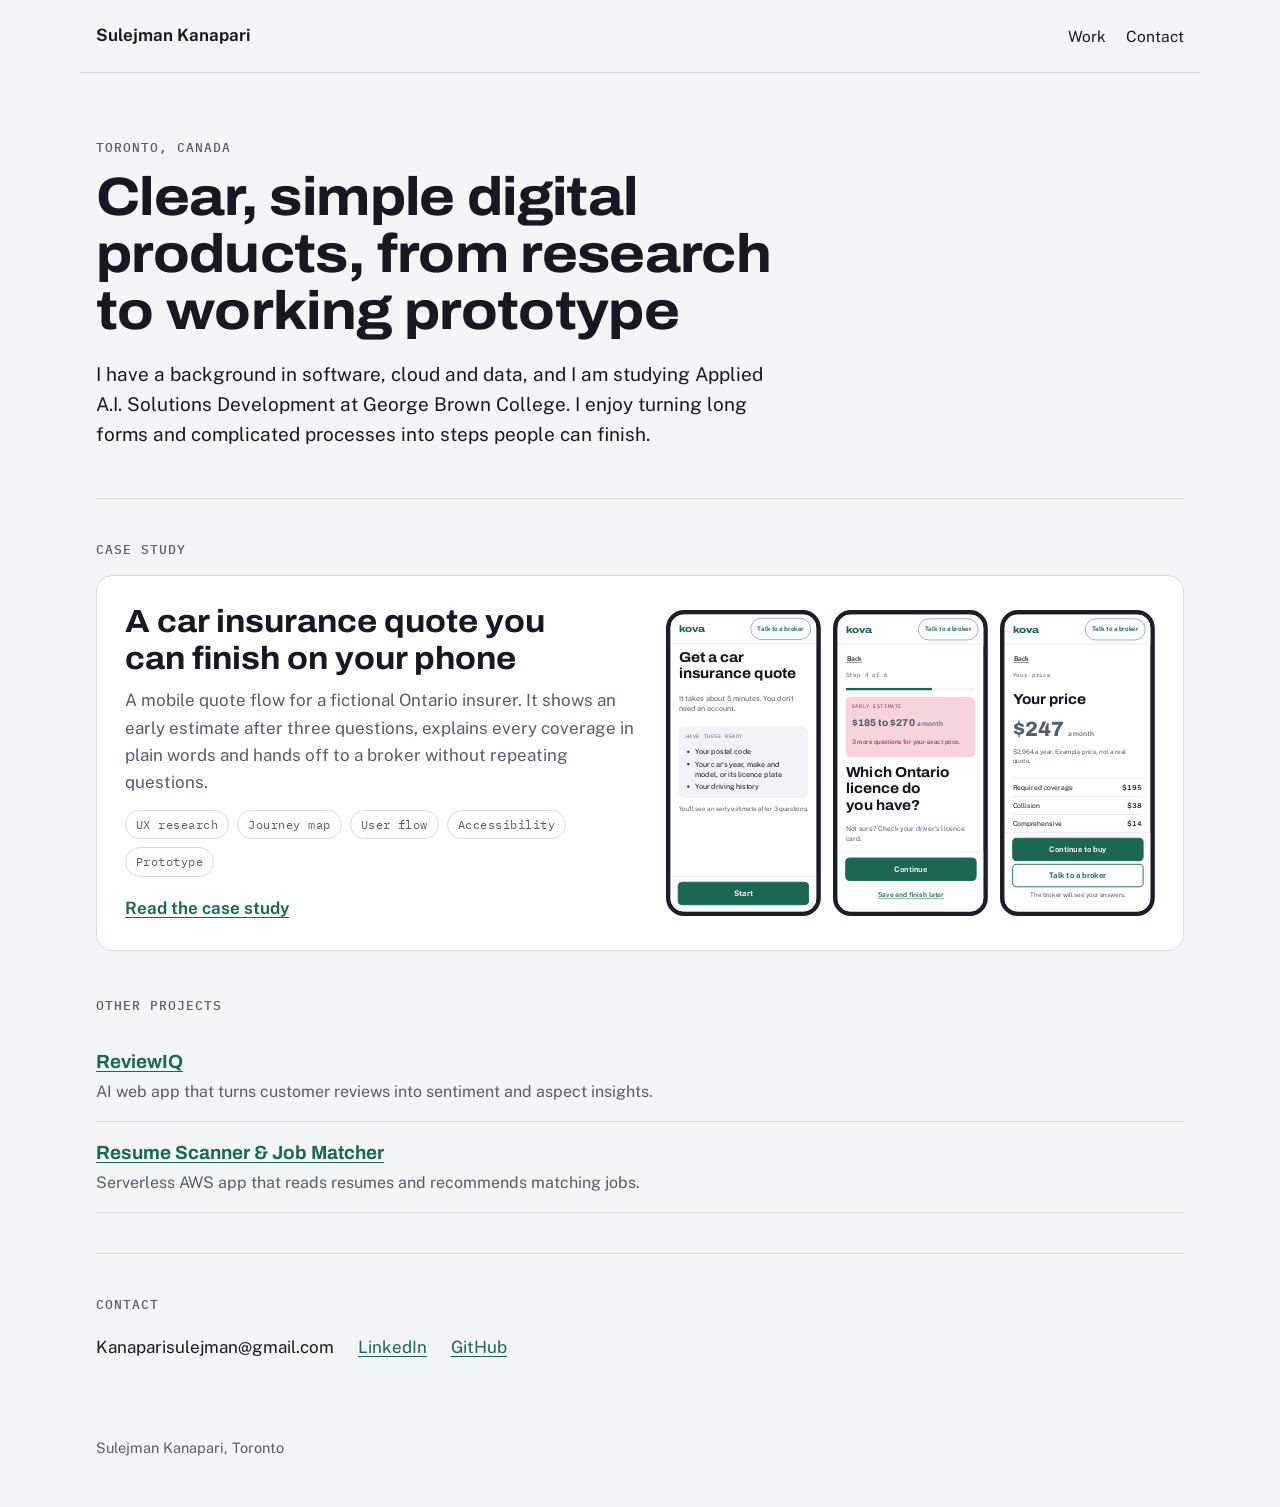
<file: index.html>
<!doctype html>
<html lang="en">
<head>
<meta charset="utf-8">
<meta name="viewport" content="width=device-width, initial-scale=1">
<title>Sulejman Kanapari | Portfolio</title>
<meta name="description" content="Portfolio of Sulejman Kanapari: UX case studies and software projects.">
<meta property="og:title" content="Sulejman Kanapari | Portfolio">
<meta property="og:description" content="UX case studies and software projects.">
<link rel="preconnect" href="https://fonts.googleapis.com">
<link rel="preconnect" href="https://fonts.gstatic.com" crossorigin>
<link rel="stylesheet" href="https://fonts.googleapis.com/css2?family=Archivo:wdth,wght@62..125,400..800&family=IBM+Plex+Mono:wght@400;500&family=Public+Sans:ital,wght@0,400..700;1,400..700&display=swap">
<link rel="stylesheet" href="car-insurance-quote/prototype.css">
<style>
:root {
  --paper: #F4F5F7;
  --surface: #FFFFFF;
  --ink: #161922;
  --muted: #555D6D;
  --rule: #D6DAE1;
  --pine: #1C6753;
  --focus: #1D5FD6;
  --frame: #1B1E26;
}
@media (prefers-color-scheme: dark) {
  :root { --paper: #111318; --surface: #191C23; --ink: #E8EBF1; --muted: #A4ABB9; --rule: #2C313C; --pine: #7FCCB3; --focus: #8DB4FF; --frame: #3B404C; color-scheme: dark; }
}
* { box-sizing: border-box; }
body { margin: 0; background: var(--paper); color: var(--ink); font-family: var(--font-body); font-size: 17px; line-height: 1.6; -webkit-font-smoothing: antialiased; }
a { color: var(--pine); text-underline-offset: 3px; }
:focus-visible { outline: 3px solid var(--focus); outline-offset: 3px; }
.wrap { max-width: 1120px; margin-inline: auto; padding-left: max(16px, env(safe-area-inset-left, 0px)); padding-right: max(16px, env(safe-area-inset-right, 0px)); }
.top { display: flex; flex-wrap: wrap; justify-content: space-between; align-items: center; gap: 8px 20px; padding-block: 16px; border-bottom: 1px solid var(--rule); }
.top .who { font-weight: 650; color: var(--ink); text-decoration: none; }
.top nav { display: flex; gap: 20px; font-size: 15.5px; }
.top nav a { color: var(--ink); text-decoration: none; min-height: 40px; display: inline-flex; align-items: center; }
.top nav a:hover { color: var(--pine); }
.label, .eyebrow { font-family: var(--font-mono); font-size: 12.5px; font-weight: 500; letter-spacing: .08em; text-transform: uppercase; color: var(--muted); margin: 0; }
h1, h2 { font-family: var(--font-display); text-wrap: balance; margin: 0; }
h1 { font-stretch: 110%; font-weight: 740; font-size: clamp(32px, 5vw, 54px); line-height: 1.06; letter-spacing: -0.012em; margin-block: 12px 18px; max-width: 20ch; }
.intro { padding-block: 64px 48px; }
.lede { font-size: 19px; max-width: 58ch; margin: 0; }
section { padding-block: 40px; border-top: 1px solid var(--rule); }
.project { display: grid; grid-template-columns: minmax(0, 1fr); gap: 28px; align-items: center; margin-top: 16px; padding: 28px; background: var(--surface); border: 1px solid var(--rule); border-radius: 16px; color: var(--ink); text-decoration: none; }
@media (min-width: 900px) { .project { grid-template-columns: minmax(0, 1fr) auto; } }
.title-link { color: var(--ink); text-decoration: none; }
.title-link:hover { color: var(--pine); text-decoration: underline; }
.project h2 { font-stretch: 106%; font-weight: 720; font-size: clamp(24px, 3vw, 32px); line-height: 1.15; margin-bottom: 10px; }
.project p { margin: 0 0 14px; max-width: 54ch; color: var(--muted); }
.tags { display: flex; flex-wrap: wrap; gap: 8px; margin: 0 0 18px; padding: 0; list-style: none; }
.tags li { font-family: var(--font-mono); font-size: 12px; letter-spacing: .04em; border: 1px solid var(--rule); border-radius: 999px; padding: 4px 10px; color: var(--muted); }
.more { font-weight: 650; color: var(--pine); text-decoration: underline; text-underline-offset: 3px; }
.art { display: flex; gap: 12px; }
.art .mini { width: 155px; height: 306px; overflow: hidden; flex: none; }
.art .mini .phone { width: 344px; max-width: none; transform: scale(0.45); transform-origin: top left; box-shadow: none; }
@media (max-width: 560px) { .art .mini:nth-child(3) { display: none; } }
.others { list-style: none; margin: 16px 0 0; padding: 0; display: grid; gap: 0; }
.others li { display: grid; gap: 2px; padding: 16px 0; border-bottom: 1px solid var(--rule); }
.others a { font-family: var(--font-display); font-weight: 680; font-size: 19px; }
.others span { color: var(--muted); font-size: 16px; }
.contact { display: flex; flex-wrap: wrap; align-items: center; gap: 8px 24px; margin-top: 14px; }
.contact a { min-height: 40px; display: inline-flex; align-items: center; }
footer { padding-block: 28px 48px; color: var(--muted); font-size: 14.5px; }
</style>
</head>
<body>
<header class="wrap top">
  <a class="who" href="./">Sulejman Kanapari</a>
  <nav aria-label="Main"><a href="#work">Work</a><a href="#contact">Contact</a></nav>
</header>

<main class="wrap">
  <div class="intro">
    <p class="eyebrow">Toronto, Canada</p>
    <h1>Clear, simple digital products, from research to working prototype</h1>
    <p class="lede">I have a background in software, cloud and data, and I am studying Applied A.I. Solutions Development at George Brown College. I enjoy turning long forms and complicated processes into steps people can finish.</p>
  </div>

  <section id="work" aria-labelledby="work-title">
    <p class="label" id="work-title">Case study</p>
    <article class="project">
      <div>
        <h2><a class="title-link" href="car-insurance-quote/">A car insurance quote you can finish on your phone</a></h2>
        <p>A mobile quote flow for a fictional Ontario insurer. It shows an early estimate after three questions, explains every coverage in plain words and hands off to a broker without repeating questions.</p>
        <ul class="tags"><li>UX research</li><li>Journey map</li><li>User flow</li><li>Accessibility</li><li>Prototype</li></ul>
        <a class="more" href="car-insurance-quote/">Read the case study</a>
      </div>
      <div class="art" id="art" aria-hidden="true"></div>
    </article>

    <p class="label" style="margin-top:44px">Other projects</p>
    <ul class="others">
      <li><a href="https://github.com/sulejmankanaparii-sys/ReviewIQ">ReviewIQ</a><span>AI web app that turns customer reviews into sentiment and aspect insights.</span></li>
      <li><a href="https://drive.google.com/drive/folders/1EcLXHr2e6FD9UZUyXsCxfoIDQuwqV4MW">Resume Scanner &amp; Job Matcher</a><span>Serverless AWS app that reads resumes and recommends matching jobs.</span></li>
    </ul>
  </section>

  <section id="contact" aria-labelledby="contact-title">
    <p class="label" id="contact-title">Contact</p>
    <div class="contact">
      <span>Kanaparisulejman@gmail.com</span>
      <a href="https://www.linkedin.com/in/sulejman-k-6a522625a">LinkedIn</a>
      <a href="https://github.com/sulejmankanaparii-sys">GitHub</a>
    </div>
  </section>
</main>

<footer class="wrap">Sulejman Kanapari, Toronto</footer>

<script src="car-insurance-quote/prototype.js"></script>
<script>
(() => {
  const s = Kova.sample();
  const shots = [["start", Kova.blank()], ["licence", s], ["price", s]];
  document.getElementById("art").innerHTML = shots.map((x, i) => `<div class="mini"><div class="phone" inert><div class="ph-screen">${Kova.screen(x[0], x[1], "h" + i, null)}</div></div></div>`).join("");
})();
</script>
</body>
</html>
</file>
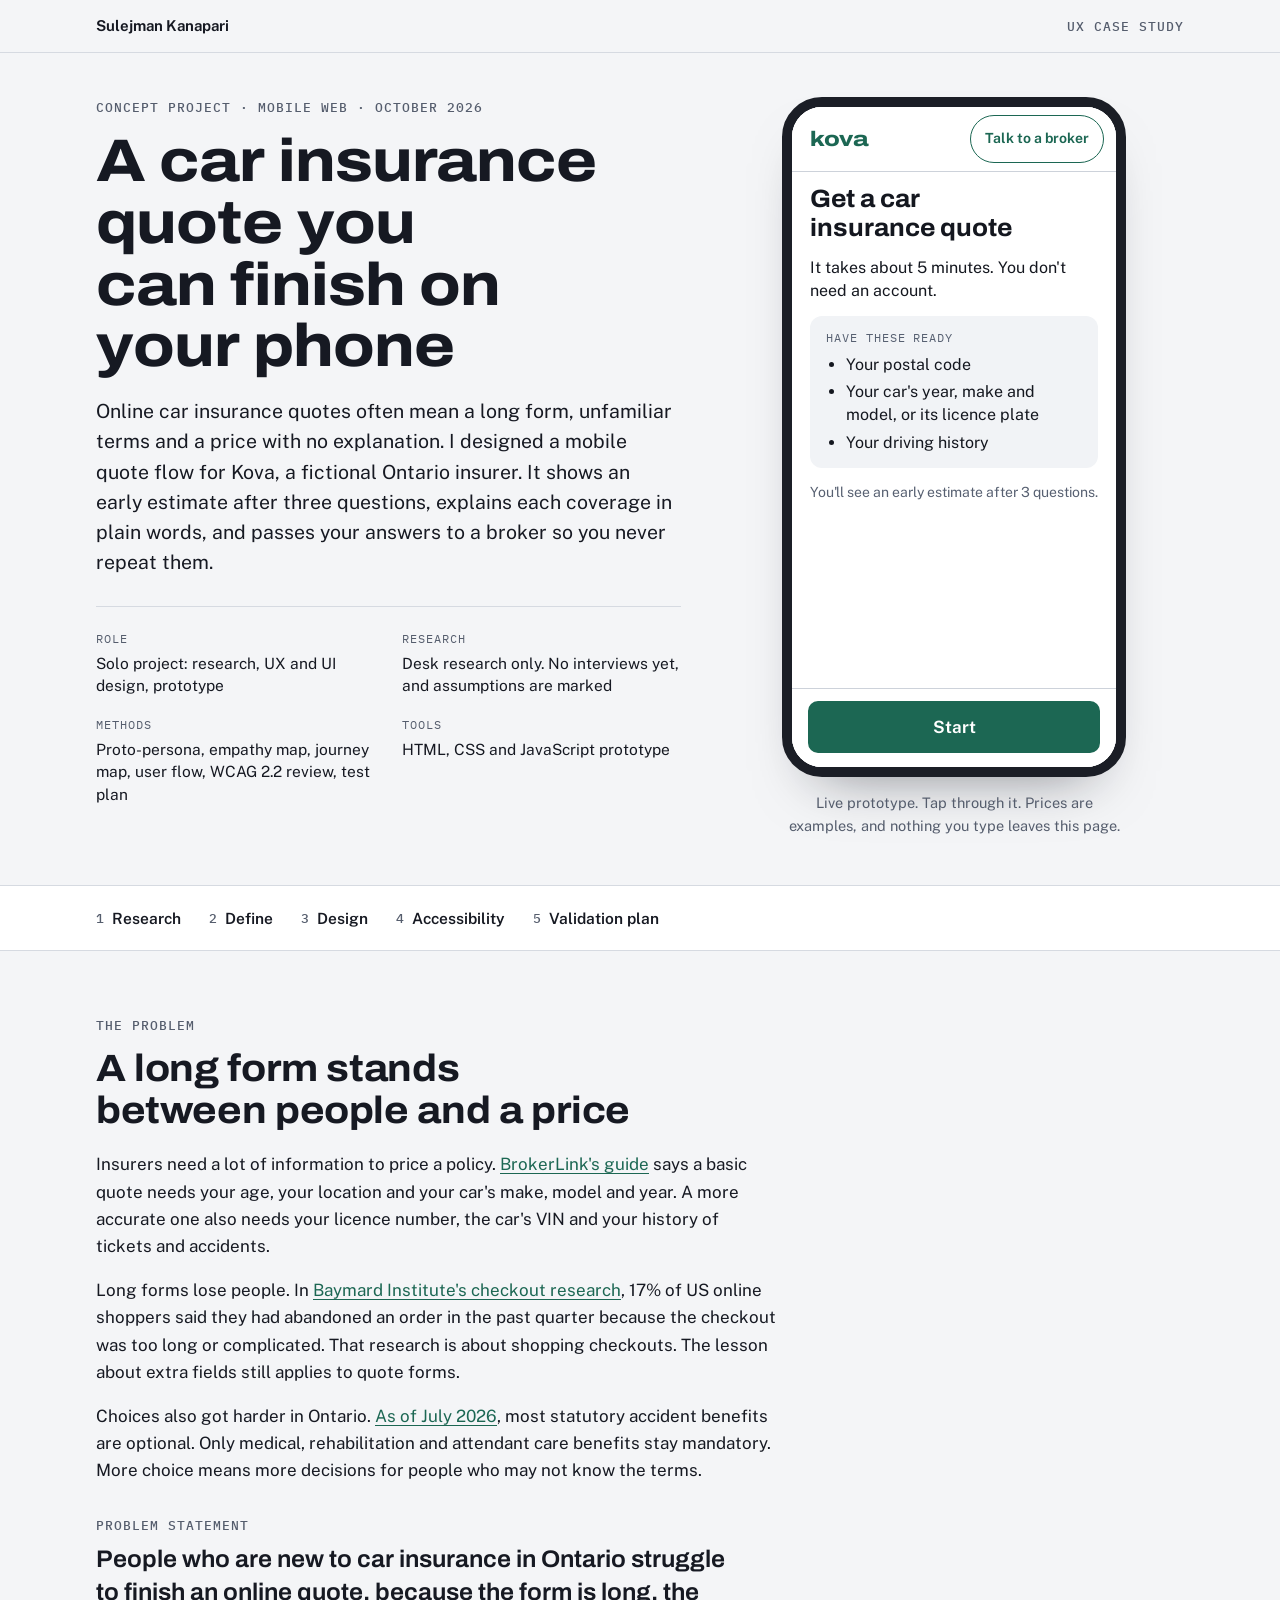
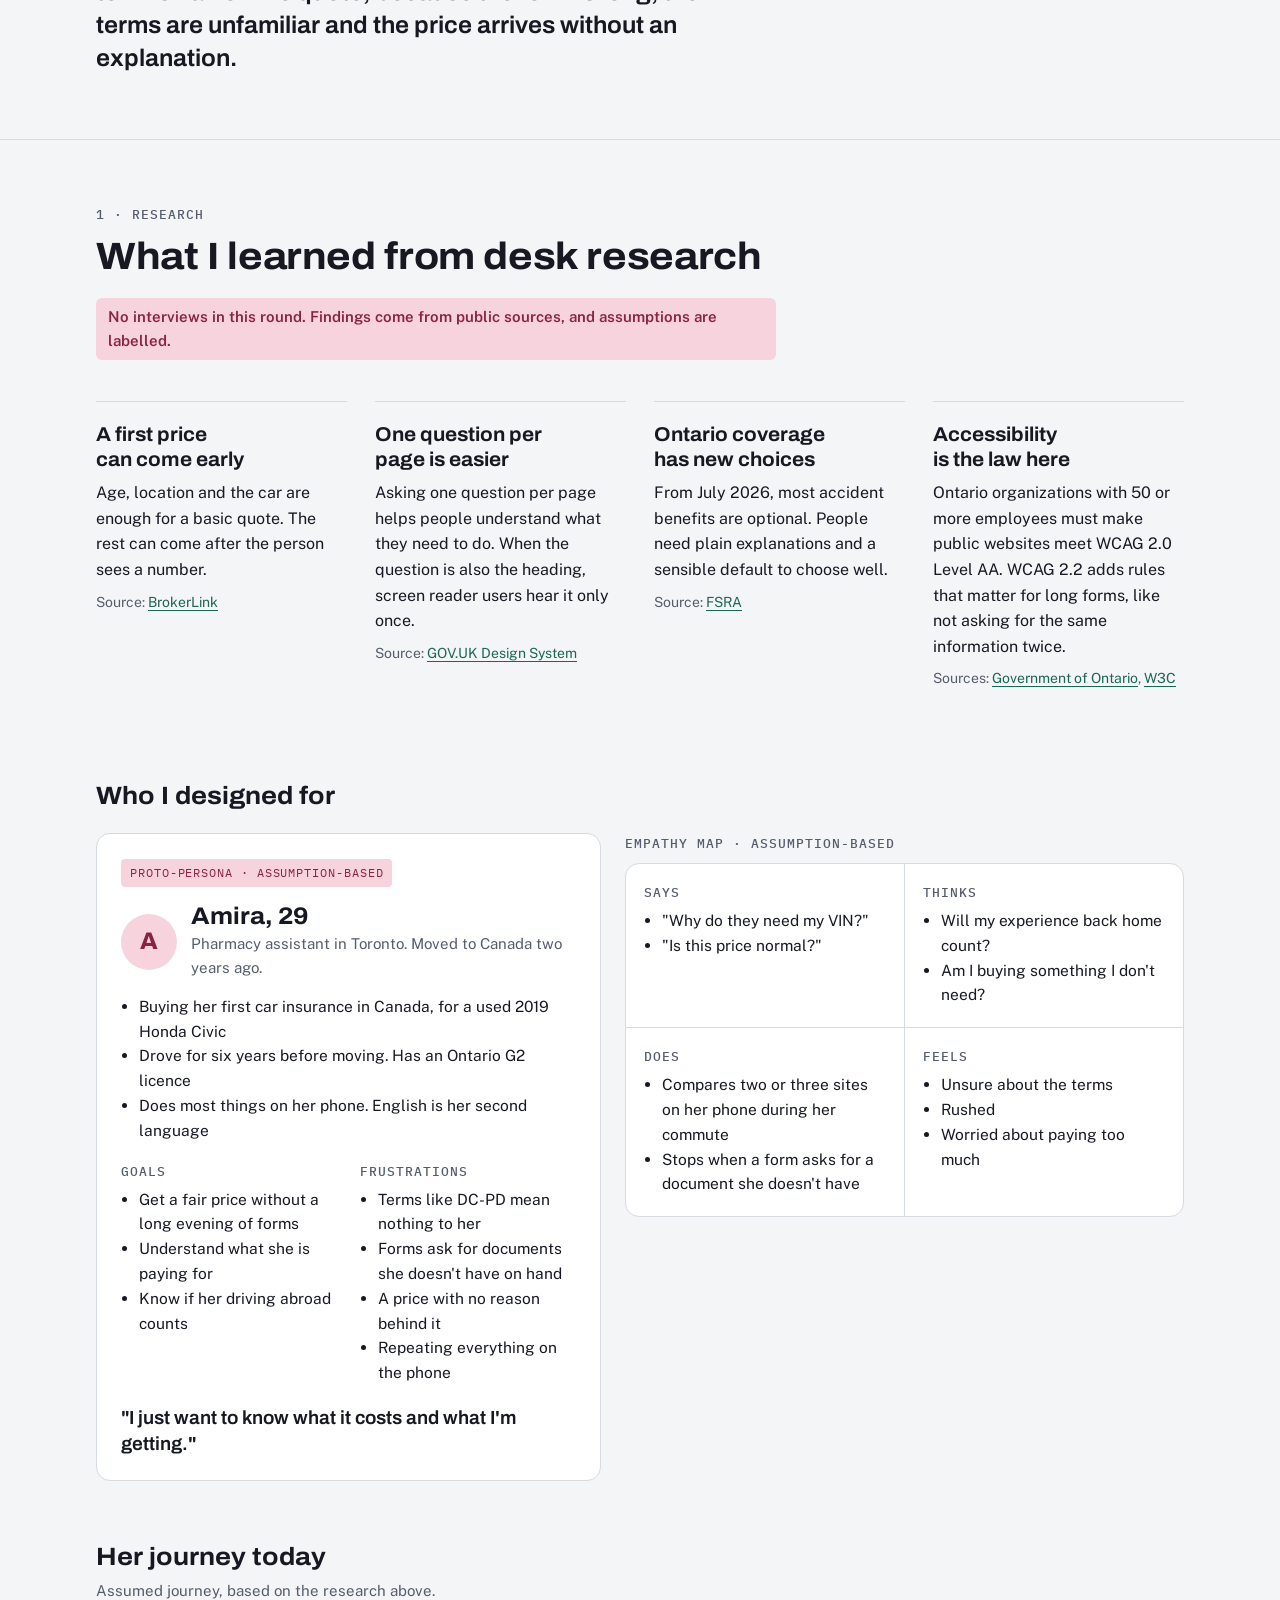
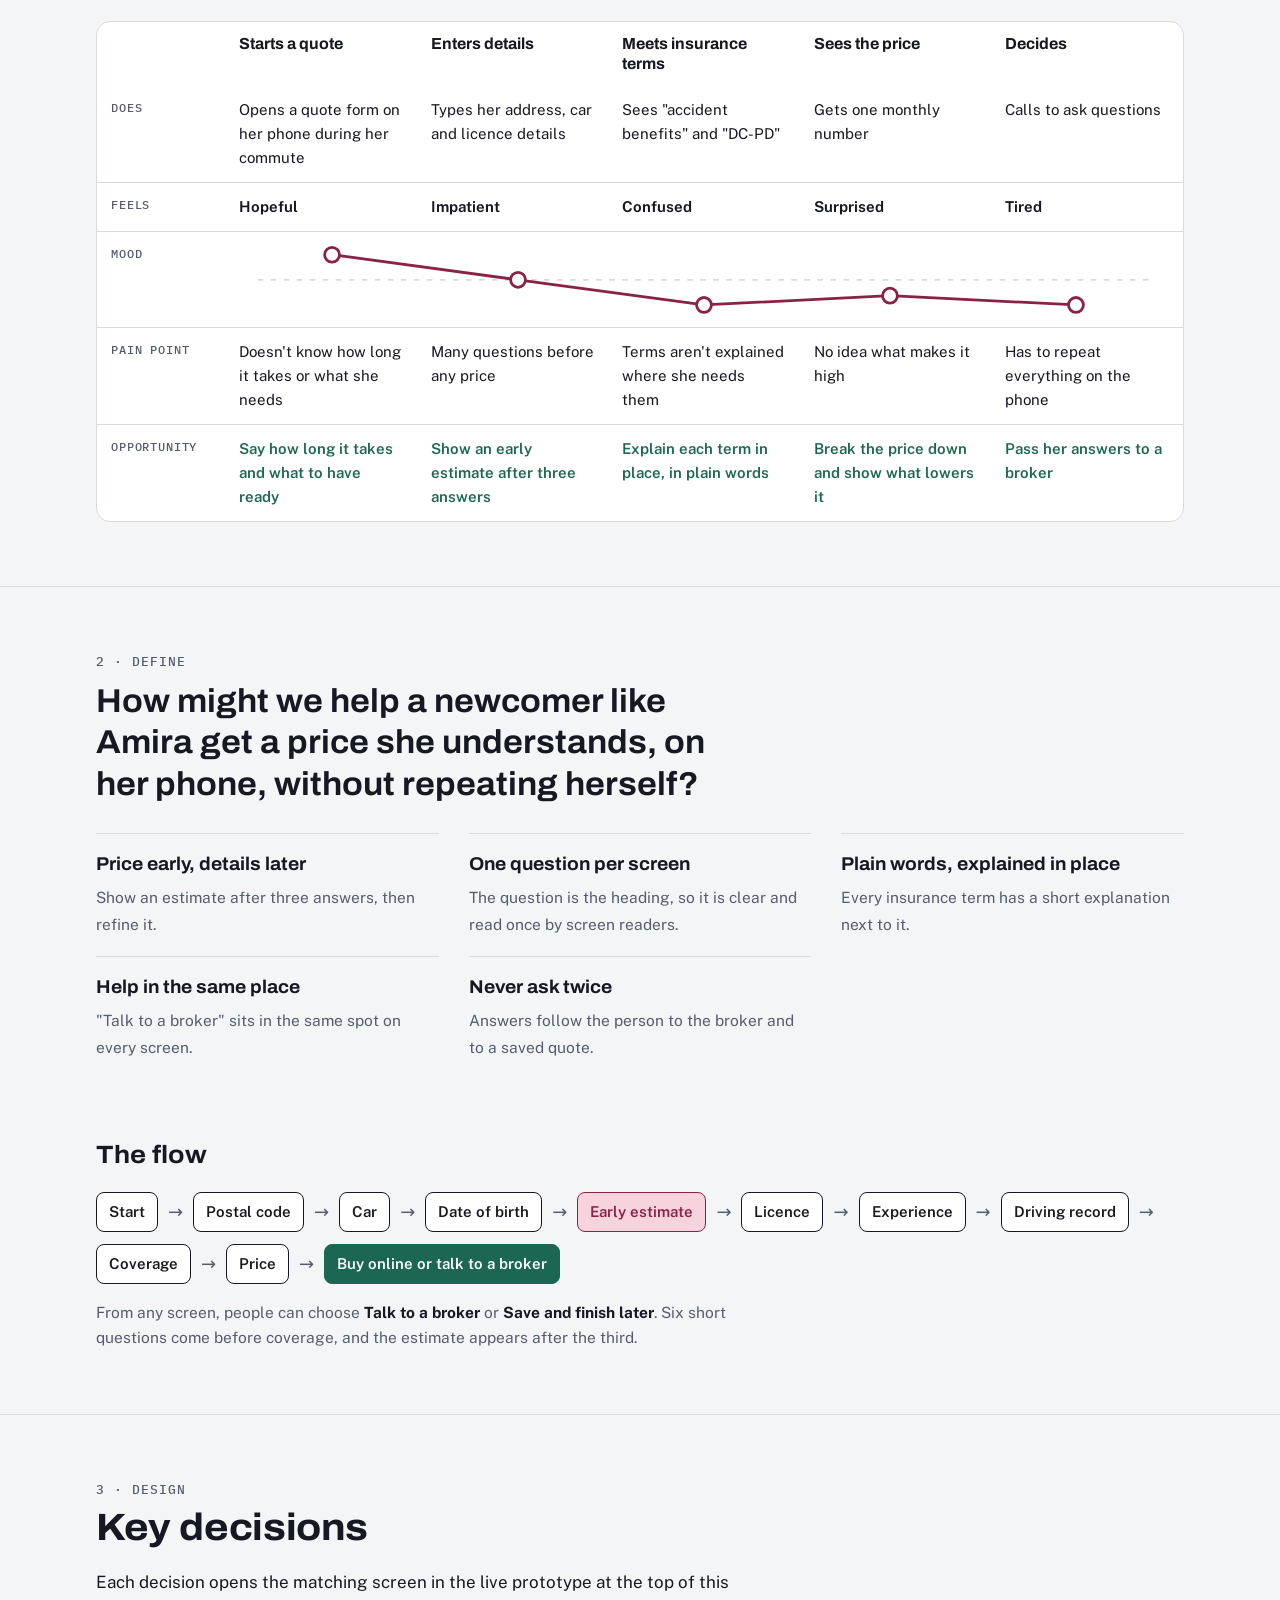
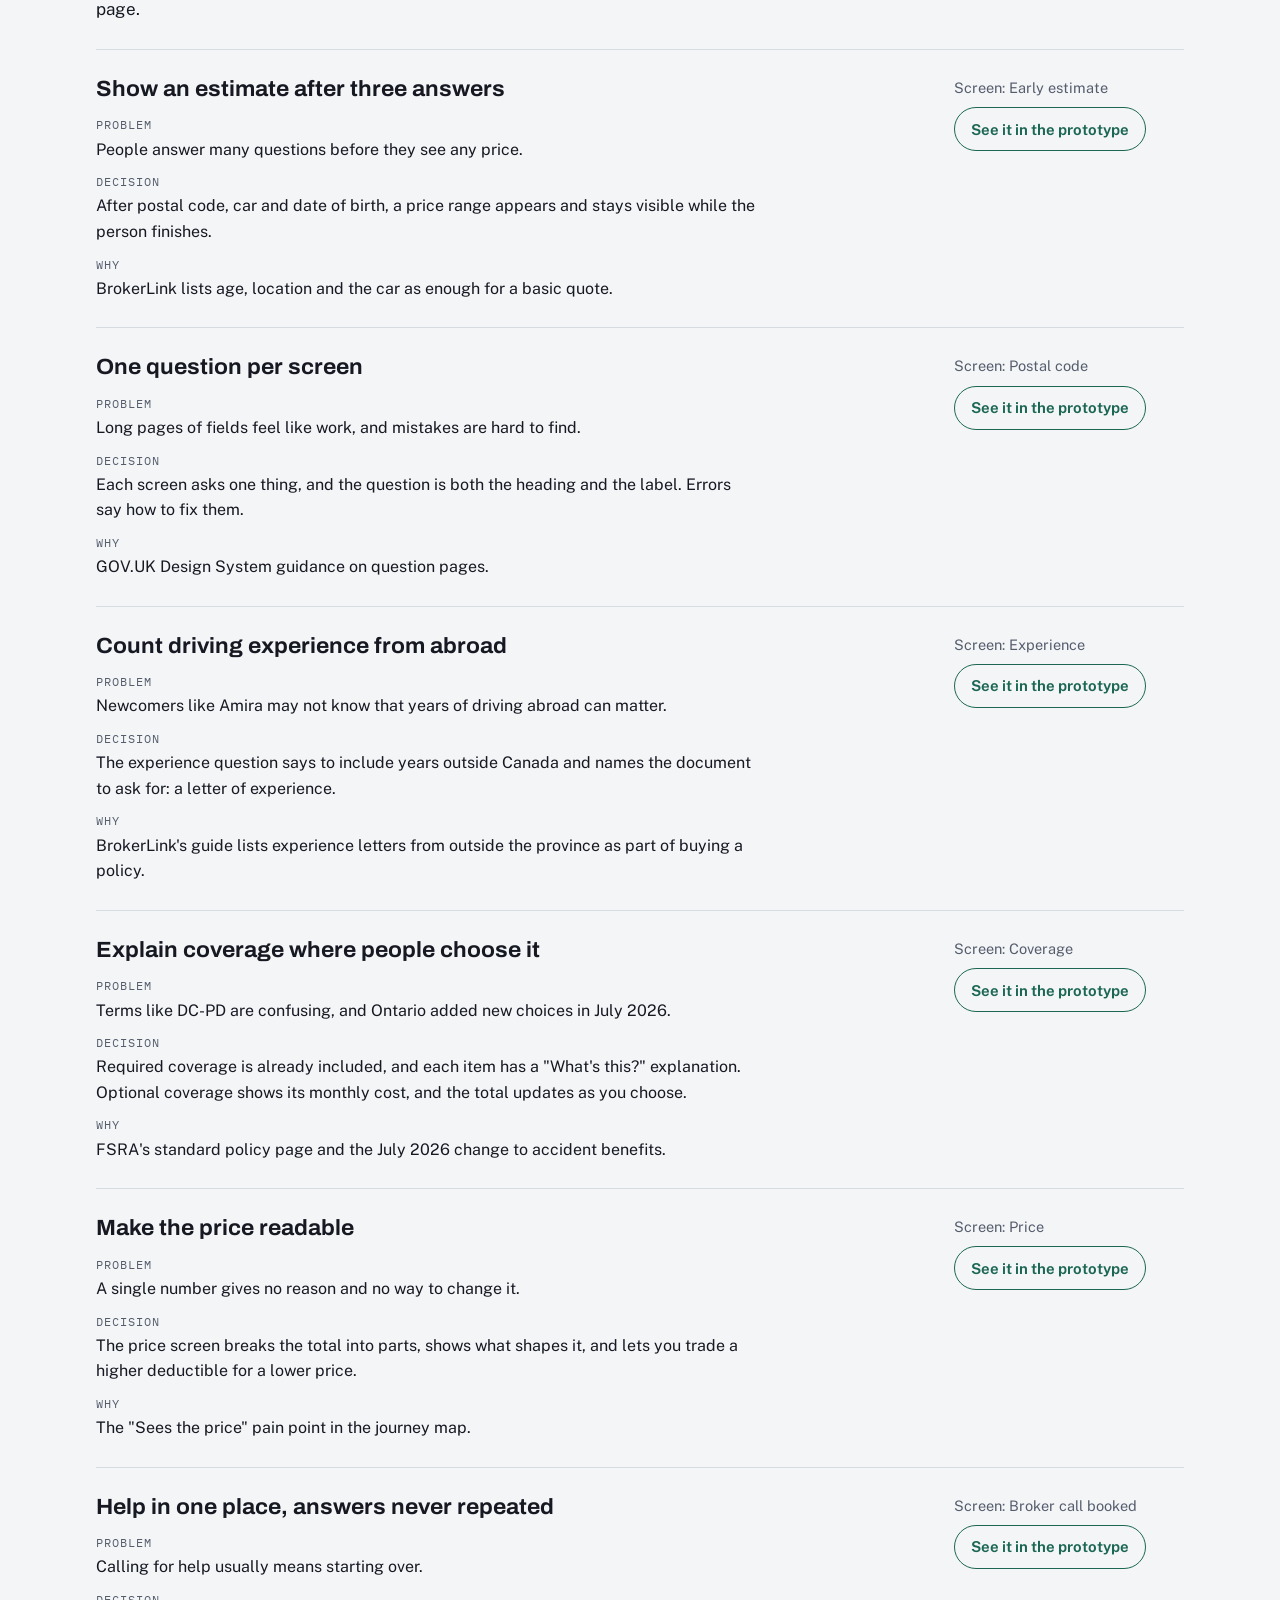
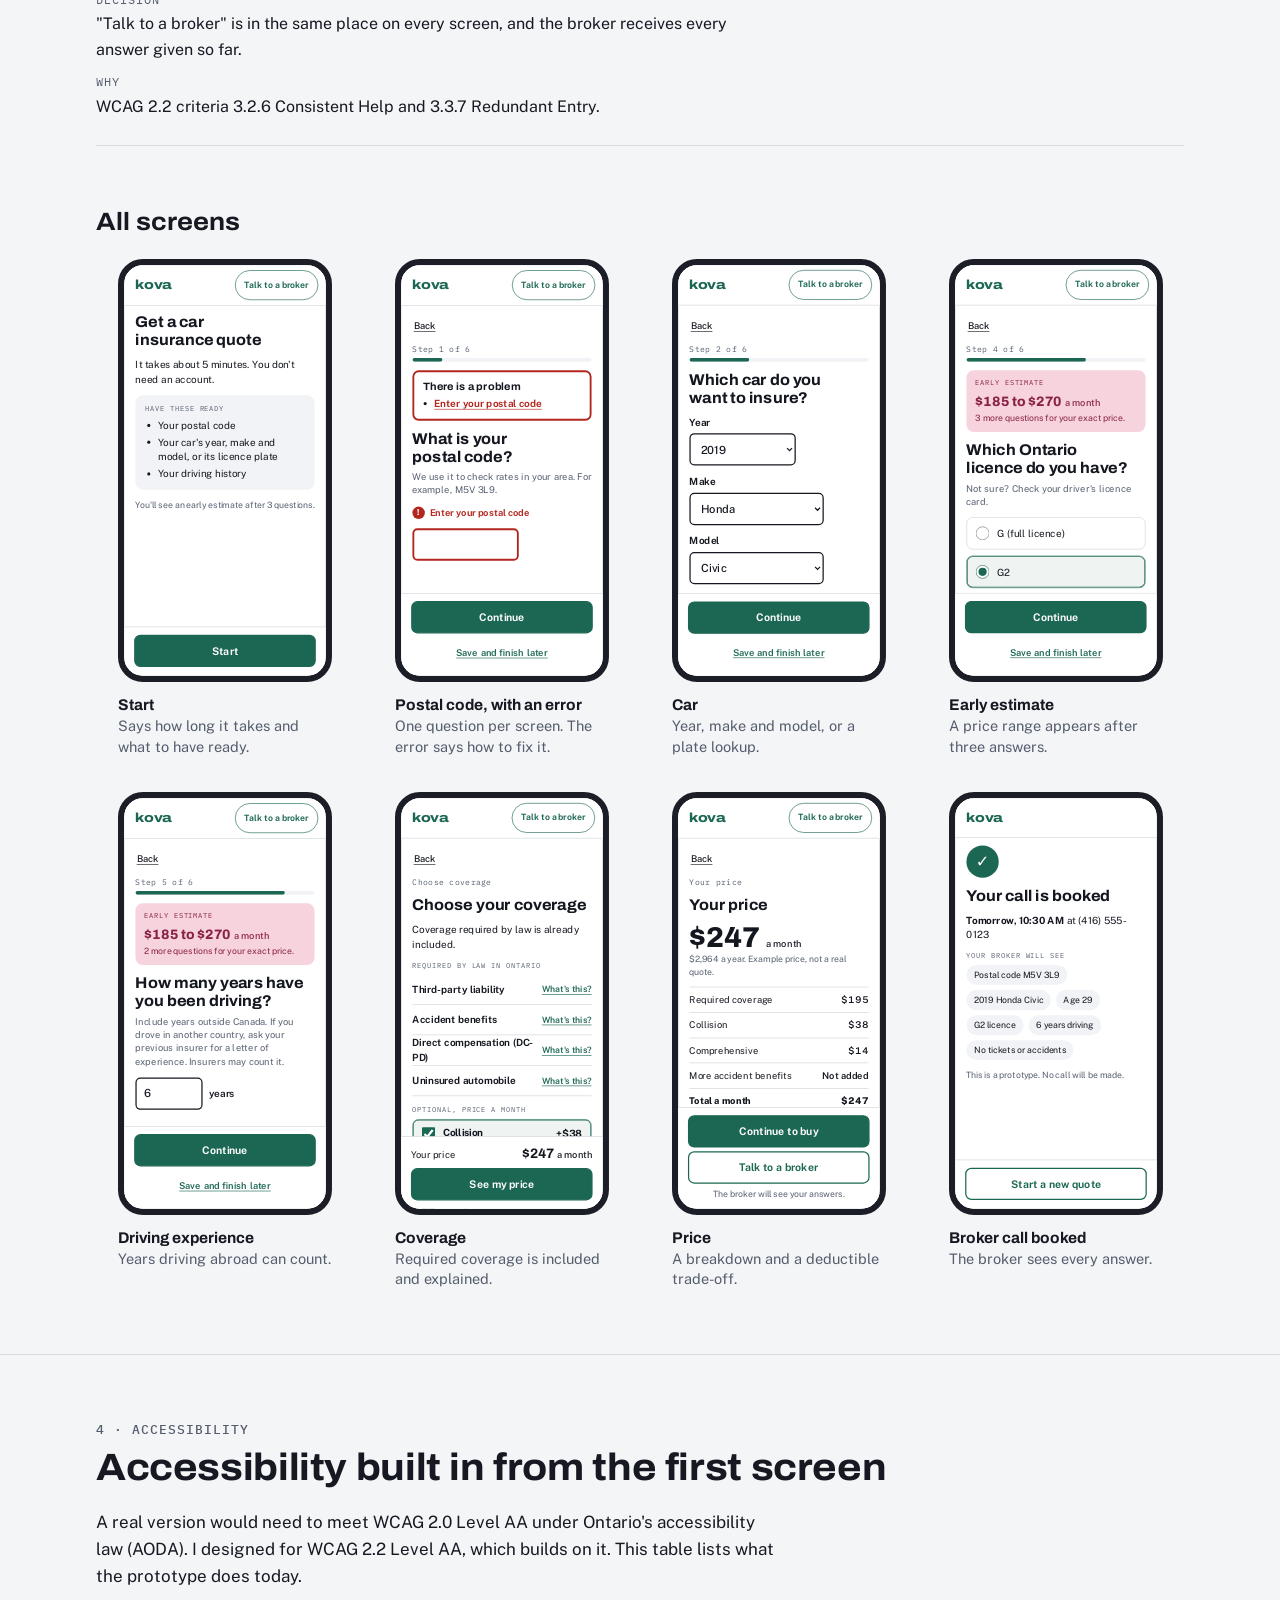
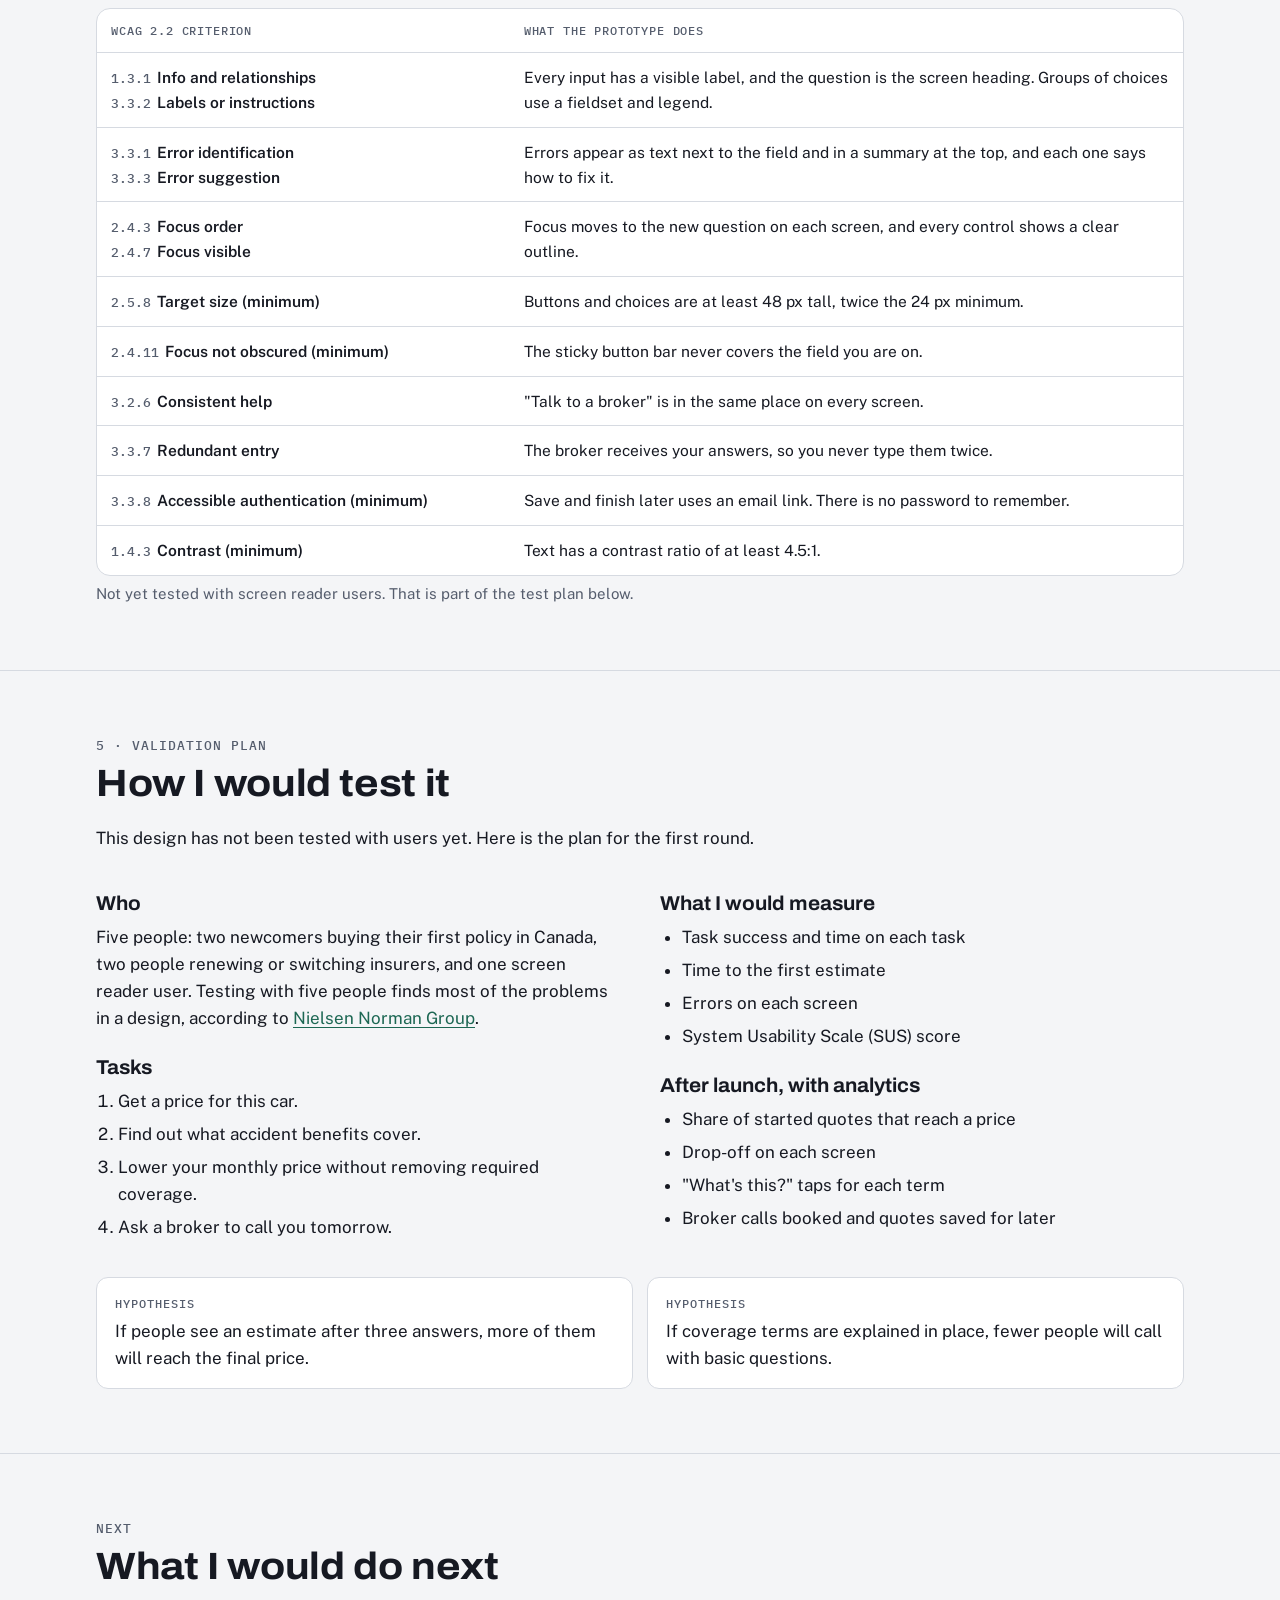
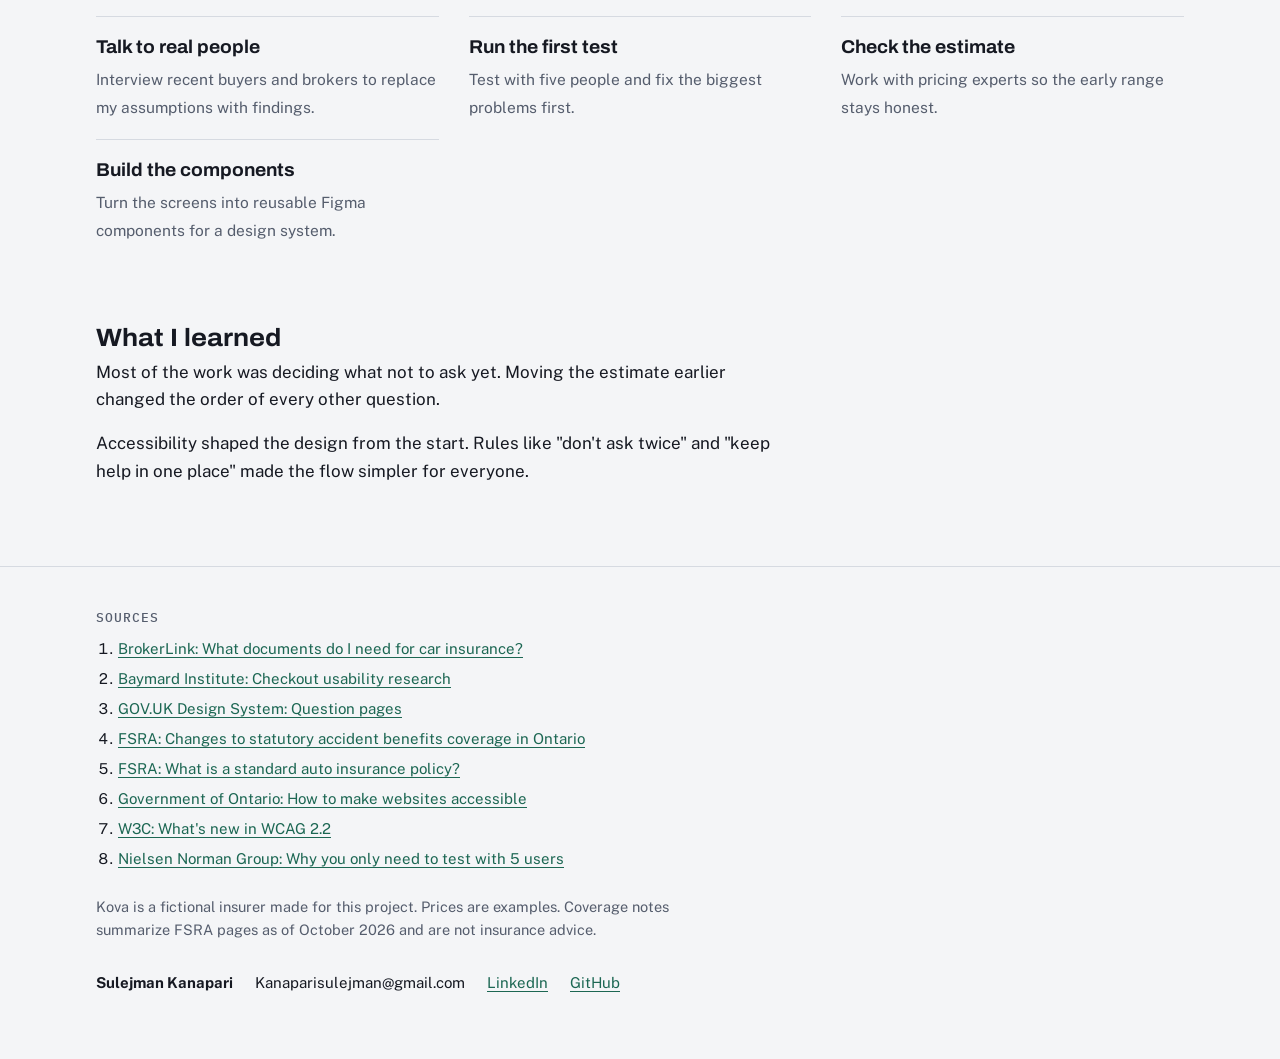
<file: car-insurance-quote/index.html>
<!doctype html>
<html lang="en">
<head>
<meta charset="utf-8">
<meta name="viewport" content="width=device-width, initial-scale=1">
<title>Car Insurance Quote | Sulejman Kanapari</title>
<meta name="description" content="UX case study: a mobile car insurance quote flow with a clickable prototype, by Sulejman Kanapari.">
<meta property="og:title" content="A car insurance quote you can finish on your phone">
<meta property="og:description" content="UX case study by Sulejman Kanapari: research, journey map, user flow, accessibility and a clickable prototype.">
<meta property="og:type" content="article">
<link rel="preconnect" href="https://fonts.googleapis.com">
<link rel="preconnect" href="https://fonts.gstatic.com" crossorigin>
<link rel="stylesheet" href="https://fonts.googleapis.com/css2?family=Archivo:wdth,wght@62..125,400..800&family=IBM+Plex+Mono:wght@400;500&family=Public+Sans:ital,wght@0,400..700;1,400..700&display=swap">
<link rel="stylesheet" href="prototype.css">
<style>
:root {
  --paper: #F4F5F7;
  --surface: #FFFFFF;
  --ink: #161922;
  --muted: #555D6D;
  --rule: #D6DAE1;
  --slip: #F6D3DD;
  --slip-ink: #8A2246;
  --pine: #1C6753;
  --focus: #1D5FD6;
  --frame: #1B1E26;
  --font-display: "Archivo", "Helvetica Neue", Arial, sans-serif;
  --font-body: "Public Sans", system-ui, -apple-system, "Segoe UI", Roboto, sans-serif;
  --font-mono: "IBM Plex Mono", ui-monospace, SFMono-Regular, Menlo, Consolas, monospace;
  --ph-bg: #FFFFFF;
  --ph-ink: #14171F;
  --ph-muted: #576071;
  --ph-line: #CDD2DA;
  --ph-soft: #F1F3F6;
  --ph-brand: #1C6753;
  --ph-brand-ink: #FFFFFF;
  --ph-error: #B3261E;
  --ph-slip: #F6D3DD;
  --ph-slip-ink: #8A2246;
  --ph-focus: #1D5FD6;
}
@media (prefers-color-scheme: dark) {
  :root:not([data-theme="light"]) {
    --paper: #111318; --surface: #191C23; --ink: #E8EBF1; --muted: #A4ABB9; --rule: #2C313C;
    --slip: #4B1F2E; --slip-ink: #F6C8D5; --pine: #7FCCB3; --focus: #8DB4FF; --frame: #3B404C;
    color-scheme: dark;
  }
}
:root[data-theme="dark"] {
  --paper: #111318; --surface: #191C23; --ink: #E8EBF1; --muted: #A4ABB9; --rule: #2C313C;
  --slip: #4B1F2E; --slip-ink: #F6C8D5; --pine: #7FCCB3; --focus: #8DB4FF; --frame: #3B404C;
  color-scheme: dark;
}
* { box-sizing: border-box; }
html { scroll-behavior: smooth; }
body { margin: 0; background: var(--paper); color: var(--ink); font-family: var(--font-body); font-size: 17px; line-height: 1.6; -webkit-font-smoothing: antialiased; }
a { color: var(--pine); text-decoration-thickness: 1px; text-underline-offset: 3px; }
a:hover { text-decoration-thickness: 2px; }
:focus-visible { outline: 3px solid var(--focus); outline-offset: 3px; }
.vh { position: absolute !important; width: 1px; height: 1px; overflow: hidden; clip: rect(0 0 0 0); white-space: nowrap; }
.print-only { display: none; }
.wrap { max-width: 1120px; margin-inline: auto; padding-left: max(16px, env(safe-area-inset-left, 0px)); padding-right: max(16px, env(safe-area-inset-right, 0px)); }
.prose { max-width: 68ch; }
.prose p { margin: 0 0 1em; }

.top { border-bottom: 1px solid var(--rule); }
.top-in { display: flex; flex-wrap: wrap; justify-content: space-between; align-items: center; gap: 8px 16px; padding-block: 14px; font-size: 15px; }
.top .who { font-weight: 650; color: var(--ink); text-decoration: none; }
.top .who:hover { color: var(--pine); }
.top .kind, .eyebrow, .label { font-family: var(--font-mono); font-size: 12.5px; font-weight: 500; letter-spacing: .08em; text-transform: uppercase; color: var(--muted); margin: 0; }

h1, h2, h3 { font-family: var(--font-display); text-wrap: balance; margin: 0; }
h1 { font-stretch: 112%; font-weight: 760; font-size: clamp(34px, 5.4vw, 60px); line-height: 1.03; letter-spacing: -0.015em; margin-block: 14px 18px; }
h2.sec { font-stretch: 108%; font-weight: 720; font-size: clamp(27px, 3.4vw, 38px); line-height: 1.1; letter-spacing: -0.01em; margin-block: 8px 20px; }
h2.hmw { font-stretch: 104%; font-weight: 660; font-size: clamp(24px, 3vw, 33px); line-height: 1.25; max-width: 32ch; margin-block: 10px 8px; }
h3 { font-stretch: 104%; font-weight: 680; font-size: 20px; line-height: 1.25; }
h3.sub { font-stretch: 108%; font-weight: 700; font-size: 25px; margin-block: 60px 6px; }
.sub-note { color: var(--muted); font-size: 15px; margin: 6px 0 0; }

.hero { padding-block: 44px 48px; }
.hero-grid { display: grid; gap: 44px; grid-template-columns: minmax(0, 1fr); align-items: start; }
@media (min-width: 940px) { .hero-grid { grid-template-columns: minmax(0, 1.12fr) minmax(0, 0.88fr); } }
.lede { font-size: 19.5px; line-height: 1.55; max-width: 60ch; margin: 0 0 28px; }
.facts { display: grid; grid-template-columns: repeat(auto-fit, minmax(210px, 1fr)); gap: 18px 28px; margin: 0; padding-top: 22px; border-top: 1px solid var(--rule); }
.facts div { min-width: 0; }
.facts dt { font-family: var(--font-mono); font-size: 12px; letter-spacing: .08em; text-transform: uppercase; color: var(--muted); }
.facts dd { margin: 4px 0 0; font-size: 15.5px; line-height: 1.45; }
.proto-col { display: flex; flex-direction: column; align-items: center; gap: 14px; min-width: 0; }
.proto-note { font-size: 14.5px; color: var(--muted); max-width: 344px; text-align: center; margin: 0; }

.process { border-block: 1px solid var(--rule); background: var(--surface); }
.process ol { list-style: none; margin: 0; padding: 12px 0; display: flex; flex-wrap: wrap; gap: 4px 28px; counter-reset: st; }
.process li { counter-increment: st; }
.process a { display: inline-flex; align-items: center; gap: 8px; min-height: 40px; color: var(--ink); text-decoration: none; font-size: 15.5px; font-weight: 600; }
.process a::before { content: counter(st); font-family: var(--font-mono); font-size: 12.5px; font-weight: 500; color: var(--muted); }
.process a:hover { color: var(--pine); }

section.band { padding-block: 64px; }
section.band + section.band { border-top: 1px solid var(--rule); }
.note { display: inline-block; background: var(--slip); color: var(--slip-ink); font-size: 15px; font-weight: 600; padding: 7px 12px; border-radius: 6px; margin: 0 0 8px; }
.statement { margin-top: 30px; max-width: 64ch; }
.statement p:last-child { margin: 8px 0 0; font-family: var(--font-display); font-stretch: 102%; font-size: clamp(20px, 2.4vw, 24px); line-height: 1.38; font-weight: 640; }

.findings { display: grid; grid-template-columns: repeat(auto-fit, minmax(240px, 1fr)); gap: 0 28px; margin-top: 26px; }
.finding { padding: 20px 0 22px; border-top: 1px solid var(--rule); min-width: 0; }
.finding h3 { margin-bottom: 8px; }
.finding p { margin: 0 0 8px; font-size: 16px; }
.finding .src { font-size: 14px; color: var(--muted); }

.persona-grid { display: grid; grid-template-columns: minmax(0, 1fr); gap: 24px; margin-top: 22px; align-items: start; }
@media (min-width: 880px) { .persona-grid { grid-template-columns: minmax(0, 0.95fr) minmax(0, 1.05fr); } }
.persona { background: var(--surface); border: 1px solid var(--rule); border-radius: 14px; padding: 24px; min-width: 0; }
.stamp { display: inline-block; font-family: var(--font-mono); font-size: 11.5px; letter-spacing: .08em; text-transform: uppercase; color: var(--slip-ink); background: var(--slip); padding: 5px 9px; border-radius: 4px; }
.p-head { display: flex; gap: 14px; align-items: center; margin: 16px 0 14px; }
.avatar { width: 56px; height: 56px; border-radius: 50%; background: var(--slip); color: var(--slip-ink); display: grid; place-items: center; font-family: var(--font-display); font-weight: 760; font-size: 24px; flex: none; }
.p-name { margin: 0; font-family: var(--font-display); font-stretch: 106%; font-weight: 720; font-size: 24px; line-height: 1.1; }
.p-meta { margin: 2px 0 0; color: var(--muted); font-size: 15px; }
.p-facts { margin: 0 0 18px; padding-left: 18px; font-size: 15.5px; }
.p-cols { display: grid; grid-template-columns: repeat(auto-fit, minmax(180px, 1fr)); gap: 16px 22px; }
.p-cols ul, .empathy ul { margin: 6px 0 0; padding-left: 18px; font-size: 15.5px; }
.p-quote { margin: 20px 0 0; font-family: var(--font-display); font-size: 19px; line-height: 1.35; font-weight: 620; }
.empathy { display: grid; grid-template-columns: repeat(2, minmax(0, 1fr)); margin-top: 10px; border: 1px solid var(--rule); border-radius: 14px; overflow: hidden; background: var(--surface); }
.empathy > div { padding: 18px 18px 20px; min-width: 0; }
.empathy > div:nth-child(-n+2) { border-bottom: 1px solid var(--rule); }
.empathy > div:nth-child(odd) { border-right: 1px solid var(--rule); }
@media (max-width: 540px) {
  .empathy { grid-template-columns: minmax(0, 1fr); }
  .empathy > div { border-right: 0 !important; border-bottom: 1px solid var(--rule); }
  .empathy > div:last-child { border-bottom: 0; }
}

.scroll-x { overflow-x: auto; margin-top: 18px; border: 1px solid var(--rule); border-radius: 14px; background: var(--surface); }
table { border-collapse: collapse; width: 100%; }
table.journey { min-width: 840px; table-layout: fixed; font-size: 15px; }
.journey th, .journey td, .a11y th, .a11y td { text-align: left; vertical-align: top; padding: 12px 14px; border-bottom: 1px solid var(--rule); }
.journey thead th { font-family: var(--font-display); font-size: 16px; font-weight: 700; line-height: 1.25; }
.journey tbody th, .a11y thead th { font-family: var(--font-mono); font-size: 12px; font-weight: 500; letter-spacing: .07em; text-transform: uppercase; color: var(--muted); }
.journey tr:last-child th, .journey tr:last-child td, .a11y tr:last-child td { border-bottom: 0; }
.journey .feels td { font-weight: 650; }
.journey .opp td { color: var(--pine); font-weight: 600; }
.journey .mood td { padding-block: 6px; }
.mood svg { display: block; width: 100%; height: auto; }
.mood-base { stroke: var(--rule); stroke-width: 2; stroke-dasharray: 6 8; fill: none; }
.mood-line { stroke: var(--slip-ink); stroke-width: 3; fill: none; stroke-linejoin: round; }
.mood-dot { fill: var(--surface); stroke: var(--slip-ink); stroke-width: 3; }

.principles { list-style: none; padding: 0; margin: 28px 0 0; display: grid; grid-template-columns: repeat(auto-fit, minmax(250px, 1fr)); gap: 0 30px; }
.principles li { padding: 16px 0 18px; border-top: 1px solid var(--rule); min-width: 0; }
.principles strong { display: block; font-family: var(--font-display); font-stretch: 104%; font-size: 18.5px; font-weight: 690; margin-bottom: 4px; }
.principles span { font-size: 15.5px; color: var(--muted); }

.flow { list-style: none; margin: 22px 0 0; padding: 0; display: flex; flex-wrap: wrap; gap: 12px 10px; align-items: center; }
.flow li { display: flex; align-items: center; gap: 10px; }
.flow li:not(:last-child)::after { content: "\2192" / ""; color: var(--muted); font-size: 18px; }
.node { border: 1.5px solid var(--ink); border-radius: 8px; padding: 7px 12px; background: var(--surface); font-size: 15px; font-weight: 600; }
.node.est { background: var(--slip); color: var(--slip-ink); border-color: var(--slip-ink); }
.node.end { background: var(--pine); color: var(--surface); border-color: var(--pine); }
.flow-note { margin: 16px 0 0; font-size: 15.5px; color: var(--muted); max-width: 70ch; }
.flow-note b { color: var(--ink); }

.decisions { margin-top: 26px; border-top: 1px solid var(--rule); }
.decision { display: grid; grid-template-columns: minmax(0, 1fr); gap: 12px 36px; padding: 26px 0; border-bottom: 1px solid var(--rule); }
@media (min-width: 880px) { .decision { grid-template-columns: minmax(0, 1fr) 230px; } }
.decision h3 { font-size: 22px; margin-bottom: 12px; }
.decision dl { margin: 0; display: grid; gap: 10px; }
.decision dt { font-family: var(--font-mono); font-size: 12px; letter-spacing: .08em; text-transform: uppercase; color: var(--muted); }
.decision dd { margin: 2px 0 0; font-size: 16px; max-width: 66ch; }
.decision .side { display: flex; flex-direction: column; gap: 8px; align-items: flex-start; }
.decision .side p { margin: 0; font-size: 14.5px; color: var(--muted); }
.see { min-height: 44px; padding: 0 16px; border-radius: 999px; border: 1.5px solid var(--pine); background: transparent; color: var(--pine); font: 650 15px var(--font-body); cursor: pointer; }
.see:hover { background: var(--pine); color: var(--surface); }

.gallery { display: grid; grid-template-columns: repeat(auto-fill, minmax(214px, 1fr)); gap: 34px 20px; margin-top: 22px; justify-items: center; }
.gallery figure { margin: 0; width: 214px; display: flex; flex-direction: column; gap: 12px; }
.mini { width: 214px; height: 423px; overflow: hidden; }
.mini .phone { width: 344px; max-width: none; transform: scale(0.622); transform-origin: top left; box-shadow: none; }
.gallery figcaption { font-size: 14.5px; line-height: 1.42; color: var(--muted); }
.gallery figcaption b { display: block; color: var(--ink); font-family: var(--font-display); font-size: 15.5px; }

table.a11y { min-width: 580px; font-size: 15.5px; }
.a11y td:first-child { width: 38%; font-weight: 600; }
.code { font-family: var(--font-mono); font-size: 13px; font-weight: 500; color: var(--muted); margin-right: 6px; }

.plan { display: grid; grid-template-columns: minmax(0, 1fr); gap: 10px 40px; margin-top: 8px; }
@media (min-width: 880px) { .plan { grid-template-columns: minmax(0, 1fr) minmax(0, 1fr); } }
.plan h3 { margin: 22px 0 8px; }
.plan p { margin: 0; }
.plan ol, .plan ul { margin: 0; padding-left: 22px; }
.plan li { margin-bottom: 6px; }
.hyp { margin-top: 30px; display: grid; grid-template-columns: repeat(auto-fit, minmax(260px, 1fr)); gap: 14px; }
.hyp p { margin: 0; padding: 16px 18px; background: var(--surface); border: 1px solid var(--rule); border-radius: 12px; }
.hyp b { display: block; font-family: var(--font-mono); font-size: 12px; font-weight: 500; letter-spacing: .08em; text-transform: uppercase; color: var(--muted); margin-bottom: 4px; }
.reflect { margin-top: 10px; }

footer { border-top: 1px solid var(--rule); padding-block: 40px 56px; font-size: 15px; }
.sources ol { padding-left: 22px; margin: 10px 0 0; }
.sources li { margin-bottom: 6px; overflow-wrap: anywhere; }
.disclaimer { color: var(--muted); font-size: 14.5px; max-width: 70ch; margin: 24px 0 0; }
.contact { display: flex; flex-wrap: wrap; align-items: center; gap: 6px 22px; margin-top: 22px; }
.contact a { display: inline-flex; align-items: center; min-height: 40px; }

@media (prefers-reduced-motion: reduce) {
  html { scroll-behavior: auto; }
  *, *::before, *::after { transition: none !important; animation: none !important; }
}
@media print {
  @page { size: Letter; margin: 12mm 12mm; }
  :root { --paper: #FFFFFF; --surface: #FFFFFF; }
  html { scroll-behavior: auto; }
  body { font-size: 10pt; line-height: 1.45; }
  .wrap { max-width: none; padding-left: 0; padding-right: 0; }
  .process, .see, .proto-col, .decision .side { display: none !important; }
  .top-in { padding-block: 0 8px; }
  .hero { padding-top: 12px; }
  .print-only { display: block; font-size: 10pt; margin: 14px 0 0; }
  .hero { padding-block: 0 10px; }
  .hero-grid { grid-template-columns: minmax(0, 1fr); gap: 0; }
  h1 { font-size: 34px; margin-block: 8px 10px; }
  .lede { font-size: 12pt; margin-bottom: 14px; }
  .facts { grid-template-columns: repeat(4, minmax(0, 1fr)); gap: 10px 18px; padding-top: 12px; }
  .facts dd { font-size: 9.5pt; }
  section.band { padding-block: 16px; }
  section.band + section.band { border-top: 1px solid var(--rule); }
  h2.sec { font-size: 22px; margin-block: 4px 10px; }
  h2.hmw { font-size: 19px; }
  h3.sub { font-size: 17px; margin-block: 20px 4px; }
  h3 { font-size: 13pt; }
  h2.sec, h2.hmw, h3.sub, h3, .label { break-after: avoid; }
  .prose p, .finding p { margin-bottom: 6px; }
  .statement { margin-top: 12px; }
  .statement p:last-child { font-size: 13pt; }
  .note { font-size: 9.5pt; padding: 4px 9px; }
  .findings { grid-template-columns: repeat(2, minmax(0, 1fr)); margin-top: 10px; }
  .finding { padding: 10px 0 10px; }
  .finding p { font-size: 10pt; }
  .persona-grid { grid-template-columns: minmax(0, 1fr) minmax(0, 1fr); gap: 14px; margin-top: 10px; }
  .persona { padding: 14px; }
  .p-cols ul, .empathy ul, .p-facts { font-size: 9.5pt; }
  .p-quote { font-size: 11pt; margin-top: 10px; }
  .empathy > div { padding: 10px 12px; }
  .scroll-x { overflow: visible; margin-top: 8px; }
  table.journey { min-width: 0; font-size: 8.5pt; }
  .journey th, .journey td, .a11y th, .a11y td { padding: 6px 8px; }
  table.a11y { min-width: 0; font-size: 9.5pt; }
  .principles { grid-template-columns: repeat(3, minmax(0, 1fr)); margin-top: 10px; gap: 0 18px; }
  .principles li { padding: 8px 0 10px; }
  .principles strong { font-size: 11pt; }
  .principles span { font-size: 9.5pt; }
  .flow { margin-top: 10px; gap: 8px 6px; }
  .node { font-size: 9pt; padding: 4px 8px; }
  .flow-note { font-size: 9.5pt; margin-top: 8px; }
  .decisions { margin-top: 10px; }
  .decision { grid-template-columns: minmax(0, 1fr); padding: 10px 0; }
  .decision h3 { font-size: 12pt; margin-bottom: 4px; }
  .decision dl { gap: 2px; }
  .decision dl > div { display: grid; grid-template-columns: 80px minmax(0, 1fr); gap: 10px; }
  .decision dd { font-size: 10pt; margin: 0; }
  .gallery { grid-template-columns: repeat(4, 172px); justify-content: space-between; gap: 18px 10px; margin-top: 10px; }
  .gallery figure { width: 172px; gap: 6px; }
  .mini { width: 172px; height: 340px; }
  .mini .phone { transform: scale(0.5); }
  .gallery figcaption { font-size: 8.5pt; }
  .gallery figcaption b { font-size: 9.5pt; }
  .plan { grid-template-columns: minmax(0, 1fr) minmax(0, 1fr); gap: 0 28px; }
  .plan h3 { margin: 10px 0 4px; }
  .plan li { margin-bottom: 2px; }
  .hyp { margin-top: 12px; gap: 10px; }
  .hyp p { padding: 8px 12px; }
  footer { padding-block: 14px 0; font-size: 9.5pt; }
  .persona, .empathy, .decision, .gallery figure, .hyp p, tr, .flow, .statement, .keep { break-inside: avoid; }
  #design { break-before: page; }
}
</style>
</head>
<body>
<header class="top">
  <div class="wrap top-in"><a class="who" href="../">Sulejman Kanapari</a><span class="kind">UX case study</span></div>
</header>

<main>
  <section class="hero">
    <div class="wrap hero-grid">
      <div>
        <p class="eyebrow">Concept project · Mobile web · October 2026</p>
        <h1>A car insurance quote you can finish on your phone</h1>
        <p class="lede">Online car insurance quotes often mean a long form, unfamiliar terms and a price with no explanation. I designed a mobile quote flow for Kova, a fictional Ontario insurer. It shows an early estimate after three questions, explains each coverage in plain words, and passes your answers to a broker so you never repeat them.</p>
        <dl class="facts">
          <div><dt>Role</dt><dd>Solo project: research, UX and UI design, prototype</dd></div>
          <div><dt>Research</dt><dd>Desk research only. No interviews yet, and assumptions are marked</dd></div>
          <div><dt>Methods</dt><dd>Proto-persona, empathy map, journey map, user flow, WCAG 2.2 review, test plan</dd></div>
          <div><dt>Tools</dt><dd>HTML, CSS and JavaScript prototype</dd></div>
        </dl>
        <p class="print-only" id="print-link">Clickable prototype and web version: <a href="https://sulejmankanaparii-sys.github.io/car-insurance-quote/">sulejmankanaparii-sys.github.io/car-insurance-quote</a></p>
      </div>
      <div class="proto-col">
        <div class="phone" id="prototype"><div class="ph-screen" id="kq-screen" role="region" aria-label="Kova quote prototype"></div></div>
        <p class="proto-note">Live prototype. Tap through it. Prices are examples, and nothing you type leaves this page.</p>
      </div>
    </div>
  </section>

  <nav class="process" aria-label="Design process">
    <div class="wrap">
      <ol>
        <li><a href="#research">Research</a></li>
        <li><a href="#define">Define</a></li>
        <li><a href="#design">Design</a></li>
        <li><a href="#accessibility">Accessibility</a></li>
        <li><a href="#validate">Validation plan</a></li>
      </ol>
    </div>
  </nav>

  <section class="band" id="problem">
    <div class="wrap">
      <div class="prose">
        <p class="label">The problem</p>
        <h2 class="sec">A long form stands between people and a price</h2>
        <p>Insurers need a lot of information to price a policy. <a href="https://www.brokerlink.ca/blog/what-documents-do-i-need-for-car-insurance">BrokerLink's guide</a> says a basic quote needs your age, your location and your car's make, model and year. A more accurate one also needs your licence number, the car's VIN and your history of tickets and accidents.</p>
        <p>Long forms lose people. In <a href="https://baymard.com/blog/ecommerce-checkout-usability-report-and-benchmark">Baymard Institute's checkout research</a>, 17% of US online shoppers said they had abandoned an order in the past quarter because the checkout was too long or complicated. That research is about shopping checkouts. The lesson about extra fields still applies to quote forms.</p>
        <p>Choices also got harder in Ontario. <a href="https://www.fsrao.ca/industry/auto-insurance/changes-statutory-accident-benefits-coverage-ontario-july-1-2026">As of July 2026</a>, most statutory accident benefits are optional. Only medical, rehabilitation and attendant care benefits stay mandatory. More choice means more decisions for people who may not know the terms.</p>
      </div>
      <div class="statement">
        <p class="label">Problem statement</p>
        <p>People who are new to car insurance in Ontario struggle to finish an online quote, because the form is long, the terms are unfamiliar and the price arrives without an explanation.</p>
      </div>
    </div>
  </section>

  <section class="band" id="research">
    <div class="wrap">
      <div class="prose">
        <p class="label">1 · Research</p>
        <h2 class="sec">What I learned from desk research</h2>
        <p class="note">No interviews in this round. Findings come from public sources, and assumptions are labelled.</p>
      </div>
      <div class="findings">
        <div class="finding">
          <h3>A first price can come early</h3>
          <p>Age, location and the car are enough for a basic quote. The rest can come after the person sees a number.</p>
          <p class="src">Source: <a href="https://www.brokerlink.ca/blog/what-documents-do-i-need-for-car-insurance">BrokerLink</a></p>
        </div>
        <div class="finding">
          <h3>One question per page is easier</h3>
          <p>Asking one question per page helps people understand what they need to do. When the question is also the heading, screen reader users hear it only once.</p>
          <p class="src">Source: <a href="https://design-system.service.gov.uk/patterns/question-pages">GOV.UK Design System</a></p>
        </div>
        <div class="finding">
          <h3>Ontario coverage has new choices</h3>
          <p>From July 2026, most accident benefits are optional. People need plain explanations and a sensible default to choose well.</p>
          <p class="src">Source: <a href="https://www.fsrao.ca/industry/auto-insurance/changes-statutory-accident-benefits-coverage-ontario-july-1-2026">FSRA</a></p>
        </div>
        <div class="finding">
          <h3>Accessibility is the law here</h3>
          <p>Ontario organizations with 50 or more employees must make public websites meet WCAG 2.0 Level AA. WCAG 2.2 adds rules that matter for long forms, like not asking for the same information twice.</p>
          <p class="src">Sources: <a href="https://ontario.ca/page/how-make-websites-accessible">Government of Ontario</a>, <a href="https://www.w3.org/WAI/standards-guidelines/wcag/new-in-22/">W3C</a></p>
        </div>
      </div>

      <h3 class="sub">Who I designed for</h3>
      <div class="persona-grid">
        <article class="persona" aria-label="Proto-persona">
          <span class="stamp">Proto-persona · assumption-based</span>
          <div class="p-head">
            <div class="avatar" aria-hidden="true">A</div>
            <div><p class="p-name">Amira, 29</p><p class="p-meta">Pharmacy assistant in Toronto. Moved to Canada two years ago.</p></div>
          </div>
          <ul class="p-facts">
            <li>Buying her first car insurance in Canada, for a used 2019 Honda Civic</li>
            <li>Drove for six years before moving. Has an Ontario G2 licence</li>
            <li>Does most things on her phone. English is her second language</li>
          </ul>
          <div class="p-cols">
            <div><p class="label">Goals</p><ul><li>Get a fair price without a long evening of forms</li><li>Understand what she is paying for</li><li>Know if her driving abroad counts</li></ul></div>
            <div><p class="label">Frustrations</p><ul><li>Terms like DC-PD mean nothing to her</li><li>Forms ask for documents she doesn't have on hand</li><li>A price with no reason behind it</li><li>Repeating everything on the phone</li></ul></div>
          </div>
          <p class="p-quote">"I just want to know what it costs and what I'm getting."</p>
        </article>
        <div>
          <p class="label">Empathy map · assumption-based</p>
          <div class="empathy">
            <div><p class="label">Says</p><ul><li>"Why do they need my VIN?"</li><li>"Is this price normal?"</li></ul></div>
            <div><p class="label">Thinks</p><ul><li>Will my experience back home count?</li><li>Am I buying something I don't need?</li></ul></div>
            <div><p class="label">Does</p><ul><li>Compares two or three sites on her phone during her commute</li><li>Stops when a form asks for a document she doesn't have</li></ul></div>
            <div><p class="label">Feels</p><ul><li>Unsure about the terms</li><li>Rushed</li><li>Worried about paying too much</li></ul></div>
          </div>
        </div>
      </div>

      <div class="keep">
      <h3 class="sub">Her journey today</h3>
      <p class="sub-note">Assumed journey, based on the research above.</p>
      <div class="scroll-x" role="region" aria-label="Journey map" tabindex="0">
        <table class="journey">
          <colgroup><col style="width:128px"><col><col><col><col><col></colgroup>
          <thead>
            <tr><th scope="col"><span class="vh">Row</span></th><th scope="col">Starts a quote</th><th scope="col">Enters details</th><th scope="col">Meets insurance terms</th><th scope="col">Sees the price</th><th scope="col">Decides</th></tr>
          </thead>
          <tbody>
            <tr><th scope="row">Does</th><td>Opens a quote form on her phone during her commute</td><td>Types her address, car and licence details</td><td>Sees "accident benefits" and "DC-PD"</td><td>Gets one monthly number</td><td>Calls to ask questions</td></tr>
            <tr class="feels"><th scope="row">Feels</th><td>Hopeful</td><td>Impatient</td><td>Confused</td><td>Surprised</td><td>Tired</td></tr>
            <tr class="mood"><th scope="row">Mood</th><td colspan="5">
              <svg viewBox="0 0 1000 90" role="img" aria-label="Mood starts hopeful and falls to confused and tired by the end">
                <line class="mood-base" x1="20" y1="45" x2="980" y2="45"></line>
                <polyline class="mood-line" points="100,18 300,45 500,72 700,62 900,72"></polyline>
                <circle class="mood-dot" cx="100" cy="18" r="8"></circle>
                <circle class="mood-dot" cx="300" cy="45" r="8"></circle>
                <circle class="mood-dot" cx="500" cy="72" r="8"></circle>
                <circle class="mood-dot" cx="700" cy="62" r="8"></circle>
                <circle class="mood-dot" cx="900" cy="72" r="8"></circle>
              </svg>
            </td></tr>
            <tr><th scope="row">Pain point</th><td>Doesn't know how long it takes or what she needs</td><td>Many questions before any price</td><td>Terms aren't explained where she needs them</td><td>No idea what makes it high</td><td>Has to repeat everything on the phone</td></tr>
            <tr class="opp"><th scope="row">Opportunity</th><td>Say how long it takes and what to have ready</td><td>Show an early estimate after three answers</td><td>Explain each term in place, in plain words</td><td>Break the price down and show what lowers it</td><td>Pass her answers to a broker</td></tr>
          </tbody>
        </table>
      </div>
      </div>
    </div>
  </section>

  <section class="band" id="define">
    <div class="wrap">
      <p class="label">2 · Define</p>
      <h2 class="hmw">How might we help a newcomer like Amira get a price she understands, on her phone, without repeating herself?</h2>
      <ul class="principles">
        <li><strong>Price early, details later</strong><span>Show an estimate after three answers, then refine it.</span></li>
        <li><strong>One question per screen</strong><span>The question is the heading, so it is clear and read once by screen readers.</span></li>
        <li><strong>Plain words, explained in place</strong><span>Every insurance term has a short explanation next to it.</span></li>
        <li><strong>Help in the same place</strong><span>"Talk to a broker" sits in the same spot on every screen.</span></li>
        <li><strong>Never ask twice</strong><span>Answers follow the person to the broker and to a saved quote.</span></li>
      </ul>

      <h3 class="sub">The flow</h3>
      <ol class="flow" aria-label="Quote flow">
        <li><span class="node">Start</span></li>
        <li><span class="node">Postal code</span></li>
        <li><span class="node">Car</span></li>
        <li><span class="node">Date of birth</span></li>
        <li><span class="node est">Early estimate</span></li>
        <li><span class="node">Licence</span></li>
        <li><span class="node">Experience</span></li>
        <li><span class="node">Driving record</span></li>
        <li><span class="node">Coverage</span></li>
        <li><span class="node">Price</span></li>
        <li><span class="node end">Buy online or talk to a broker</span></li>
      </ol>
      <p class="flow-note">From any screen, people can choose <b>Talk to a broker</b> or <b>Save and finish later</b>. Six short questions come before coverage, and the estimate appears after the third.</p>
    </div>
  </section>

  <section class="band" id="design">
    <div class="wrap">
      <p class="label">3 · Design</p>
      <h2 class="sec">Key decisions</h2>
      <p class="prose">Each decision opens the matching screen in the live prototype at the top of this page.</p>
      <div class="decisions">
        <div class="decision">
          <div>
            <h3>Show an estimate after three answers</h3>
            <dl>
              <div><dt>Problem</dt><dd>People answer many questions before they see any price.</dd></div>
              <div><dt>Decision</dt><dd>After postal code, car and date of birth, a price range appears and stays visible while the person finishes.</dd></div>
              <div><dt>Why</dt><dd>BrokerLink lists age, location and the car as enough for a basic quote.</dd></div>
            </dl>
          </div>
          <div class="side"><p>Screen: Early estimate</p><button class="see" type="button" data-show="licence">See it in the prototype</button></div>
        </div>
        <div class="decision">
          <div>
            <h3>One question per screen</h3>
            <dl>
              <div><dt>Problem</dt><dd>Long pages of fields feel like work, and mistakes are hard to find.</dd></div>
              <div><dt>Decision</dt><dd>Each screen asks one thing, and the question is both the heading and the label. Errors say how to fix them.</dd></div>
              <div><dt>Why</dt><dd>GOV.UK Design System guidance on question pages.</dd></div>
            </dl>
          </div>
          <div class="side"><p>Screen: Postal code</p><button class="see" type="button" data-show="postal">See it in the prototype</button></div>
        </div>
        <div class="decision">
          <div>
            <h3>Count driving experience from abroad</h3>
            <dl>
              <div><dt>Problem</dt><dd>Newcomers like Amira may not know that years of driving abroad can matter.</dd></div>
              <div><dt>Decision</dt><dd>The experience question says to include years outside Canada and names the document to ask for: a letter of experience.</dd></div>
              <div><dt>Why</dt><dd>BrokerLink's guide lists experience letters from outside the province as part of buying a policy.</dd></div>
            </dl>
          </div>
          <div class="side"><p>Screen: Experience</p><button class="see" type="button" data-show="experience">See it in the prototype</button></div>
        </div>
        <div class="decision">
          <div>
            <h3>Explain coverage where people choose it</h3>
            <dl>
              <div><dt>Problem</dt><dd>Terms like DC-PD are confusing, and Ontario added new choices in July 2026.</dd></div>
              <div><dt>Decision</dt><dd>Required coverage is already included, and each item has a "What's this?" explanation. Optional coverage shows its monthly cost, and the total updates as you choose.</dd></div>
              <div><dt>Why</dt><dd>FSRA's standard policy page and the July 2026 change to accident benefits.</dd></div>
            </dl>
          </div>
          <div class="side"><p>Screen: Coverage</p><button class="see" type="button" data-show="coverage">See it in the prototype</button></div>
        </div>
        <div class="decision">
          <div>
            <h3>Make the price readable</h3>
            <dl>
              <div><dt>Problem</dt><dd>A single number gives no reason and no way to change it.</dd></div>
              <div><dt>Decision</dt><dd>The price screen breaks the total into parts, shows what shapes it, and lets you trade a higher deductible for a lower price.</dd></div>
              <div><dt>Why</dt><dd>The "Sees the price" pain point in the journey map.</dd></div>
            </dl>
          </div>
          <div class="side"><p>Screen: Price</p><button class="see" type="button" data-show="price">See it in the prototype</button></div>
        </div>
        <div class="decision">
          <div>
            <h3>Help in one place, answers never repeated</h3>
            <dl>
              <div><dt>Problem</dt><dd>Calling for help usually means starting over.</dd></div>
              <div><dt>Decision</dt><dd>"Talk to a broker" is in the same place on every screen, and the broker receives every answer given so far.</dd></div>
              <div><dt>Why</dt><dd>WCAG 2.2 criteria 3.2.6 Consistent Help and 3.3.7 Redundant Entry.</dd></div>
            </dl>
          </div>
          <div class="side"><p>Screen: Broker call booked</p><button class="see" type="button" data-show="done">See it in the prototype</button></div>
        </div>
      </div>

      <h3 class="sub">All screens</h3>
      <div class="gallery" id="gallery"></div>
    </div>
  </section>

  <section class="band" id="accessibility">
    <div class="wrap">
      <p class="label">4 · Accessibility</p>
      <h2 class="sec">Accessibility built in from the first screen</h2>
      <div class="prose"><p>A real version would need to meet WCAG 2.0 Level AA under Ontario's accessibility law (AODA). I designed for WCAG 2.2 Level AA, which builds on it. This table lists what the prototype does today.</p></div>
      <div class="scroll-x" role="region" aria-label="Accessibility checklist" tabindex="0">
        <table class="a11y">
          <thead><tr><th scope="col">WCAG 2.2 criterion</th><th scope="col">What the prototype does</th></tr></thead>
          <tbody>
            <tr><td><span class="code">1.3.1</span>Info and relationships<br><span class="code">3.3.2</span>Labels or instructions</td><td>Every input has a visible label, and the question is the screen heading. Groups of choices use a fieldset and legend.</td></tr>
            <tr><td><span class="code">3.3.1</span>Error identification<br><span class="code">3.3.3</span>Error suggestion</td><td>Errors appear as text next to the field and in a summary at the top, and each one says how to fix it.</td></tr>
            <tr><td><span class="code">2.4.3</span>Focus order<br><span class="code">2.4.7</span>Focus visible</td><td>Focus moves to the new question on each screen, and every control shows a clear outline.</td></tr>
            <tr><td><span class="code">2.5.8</span>Target size (minimum)</td><td>Buttons and choices are at least 48 px tall, twice the 24 px minimum.</td></tr>
            <tr><td><span class="code">2.4.11</span>Focus not obscured (minimum)</td><td>The sticky button bar never covers the field you are on.</td></tr>
            <tr><td><span class="code">3.2.6</span>Consistent help</td><td>"Talk to a broker" is in the same place on every screen.</td></tr>
            <tr><td><span class="code">3.3.7</span>Redundant entry</td><td>The broker receives your answers, so you never type them twice.</td></tr>
            <tr><td><span class="code">3.3.8</span>Accessible authentication (minimum)</td><td>Save and finish later uses an email link. There is no password to remember.</td></tr>
            <tr><td><span class="code">1.4.3</span>Contrast (minimum)</td><td>Text has a contrast ratio of at least 4.5:1.</td></tr>
          </tbody>
        </table>
      </div>
      <p class="sub-note">Not yet tested with screen reader users. That is part of the test plan below.</p>
    </div>
  </section>

  <section class="band" id="validate">
    <div class="wrap">
      <p class="label">5 · Validation plan</p>
      <h2 class="sec">How I would test it</h2>
      <div class="prose"><p>This design has not been tested with users yet. Here is the plan for the first round.</p></div>
      <div class="plan">
        <div>
          <h3>Who</h3>
          <p>Five people: two newcomers buying their first policy in Canada, two people renewing or switching insurers, and one screen reader user. Testing with five people finds most of the problems in a design, according to <a href="https://www.nngroup.com/articles/why-you-only-need-to-test-with-5-users/">Nielsen Norman Group</a>.</p>
          <h3>Tasks</h3>
          <ol>
            <li>Get a price for this car.</li>
            <li>Find out what accident benefits cover.</li>
            <li>Lower your monthly price without removing required coverage.</li>
            <li>Ask a broker to call you tomorrow.</li>
          </ol>
        </div>
        <div>
          <h3>What I would measure</h3>
          <ul>
            <li>Task success and time on each task</li>
            <li>Time to the first estimate</li>
            <li>Errors on each screen</li>
            <li>System Usability Scale (SUS) score</li>
          </ul>
          <h3>After launch, with analytics</h3>
          <ul>
            <li>Share of started quotes that reach a price</li>
            <li>Drop-off on each screen</li>
            <li>"What's this?" taps for each term</li>
            <li>Broker calls booked and quotes saved for later</li>
          </ul>
        </div>
      </div>
      <div class="hyp">
        <p><b>Hypothesis</b>If people see an estimate after three answers, more of them will reach the final price.</p>
        <p><b>Hypothesis</b>If coverage terms are explained in place, fewer people will call with basic questions.</p>
      </div>
    </div>
  </section>

  <section class="band" id="next">
    <div class="wrap">
      <p class="label">Next</p>
      <h2 class="sec">What I would do next</h2>
      <ul class="principles">
        <li><strong>Talk to real people</strong><span>Interview recent buyers and brokers to replace my assumptions with findings.</span></li>
        <li><strong>Run the first test</strong><span>Test with five people and fix the biggest problems first.</span></li>
        <li><strong>Check the estimate</strong><span>Work with pricing experts so the early range stays honest.</span></li>
        <li><strong>Build the components</strong><span>Turn the screens into reusable Figma components for a design system.</span></li>
      </ul>
      <div class="prose reflect">
        <h3 class="sub">What I learned</h3>
        <p>Most of the work was deciding what not to ask yet. Moving the estimate earlier changed the order of every other question.</p>
        <p>Accessibility shaped the design from the start. Rules like "don't ask twice" and "keep help in one place" made the flow simpler for everyone.</p>
      </div>
    </div>
  </section>
</main>

<footer>
  <div class="wrap">
    <div class="sources">
      <p class="label">Sources</p>
      <ol>
        <li><a href="https://www.brokerlink.ca/blog/what-documents-do-i-need-for-car-insurance">BrokerLink: What documents do I need for car insurance?</a></li>
        <li><a href="https://baymard.com/blog/ecommerce-checkout-usability-report-and-benchmark">Baymard Institute: Checkout usability research</a></li>
        <li><a href="https://design-system.service.gov.uk/patterns/question-pages">GOV.UK Design System: Question pages</a></li>
        <li><a href="https://www.fsrao.ca/industry/auto-insurance/changes-statutory-accident-benefits-coverage-ontario-july-1-2026">FSRA: Changes to statutory accident benefits coverage in Ontario</a></li>
        <li><a href="https://fsrao.ca/consumers/auto-insurance/purchasing-your-policy/what-standard-auto-insurance-policy">FSRA: What is a standard auto insurance policy?</a></li>
        <li><a href="https://ontario.ca/page/how-make-websites-accessible">Government of Ontario: How to make websites accessible</a></li>
        <li><a href="https://www.w3.org/WAI/standards-guidelines/wcag/new-in-22/">W3C: What's new in WCAG 2.2</a></li>
        <li><a href="https://www.nngroup.com/articles/why-you-only-need-to-test-with-5-users/">Nielsen Norman Group: Why you only need to test with 5 users</a></li>
      </ol>
    </div>
    <p class="disclaimer">Kova is a fictional insurer made for this project. Prices are examples. Coverage notes summarize FSRA pages as of October 2026 and are not insurance advice.</p>
    <div class="contact">
      <b>Sulejman Kanapari</b>
      <span>Kanaparisulejman@gmail.com</span>
      <a href="https://www.linkedin.com/in/sulejman-k-6a522625a">LinkedIn</a>
      <a href="https://github.com/sulejmankanaparii-sys">GitHub</a>
    </div>
  </div>
</footer>

<script src="prototype.js"></script>
<script>
(() => {
  const proto = Kova.live(document.getElementById("kq-screen"));
  document.addEventListener("click", (e) => {
    const b = e.target.closest("[data-show]");
    if (!b) return;
    const heading = proto.show(b.dataset.show);
    const reduce = window.matchMedia("(prefers-reduced-motion: reduce)").matches;
    document.getElementById("prototype").scrollIntoView({ behavior: reduce ? "auto" : "smooth", block: "center" });
    setTimeout(() => { if (heading) heading.focus({ preventScroll: true }); }, reduce ? 0 : 500);
  });
  const booked = Object.assign(Kova.sample(), { slot: Kova.SLOTS[1], phone: "4165550123" });
  const G = [
    ["start", Kova.blank(), null, "Start", "Says how long it takes and what to have ready."],
    ["postal", Kova.blank(), { postal: "Enter your postal code" }, "Postal code, with an error", "One question per screen. The error says how to fix it."],
    ["car", Kova.sample(), null, "Car", "Year, make and model, or a plate lookup."],
    ["licence", Kova.sample(), null, "Early estimate", "A price range appears after three answers."],
    ["experience", Kova.sample(), null, "Driving experience", "Years driving abroad can count."],
    ["coverage", Kova.sample(), null, "Coverage", "Required coverage is included and explained."],
    ["price", Kova.sample(), null, "Price", "A breakdown and a deductible trade-off."],
    ["done", booked, null, "Broker call booked", "The broker sees every answer."]
  ];
  document.getElementById("gallery").innerHTML = G.map((g, i) => `<figure><div class="mini"><div class="phone" inert aria-hidden="true"><div class="ph-screen">${Kova.screen(g[0], g[1], "g" + i, g[2])}</div></div></div><figcaption><b>${g[3]}</b>${g[4]}</figcaption></figure>`).join("");
})();
</script>
</body>
</html>
</file>
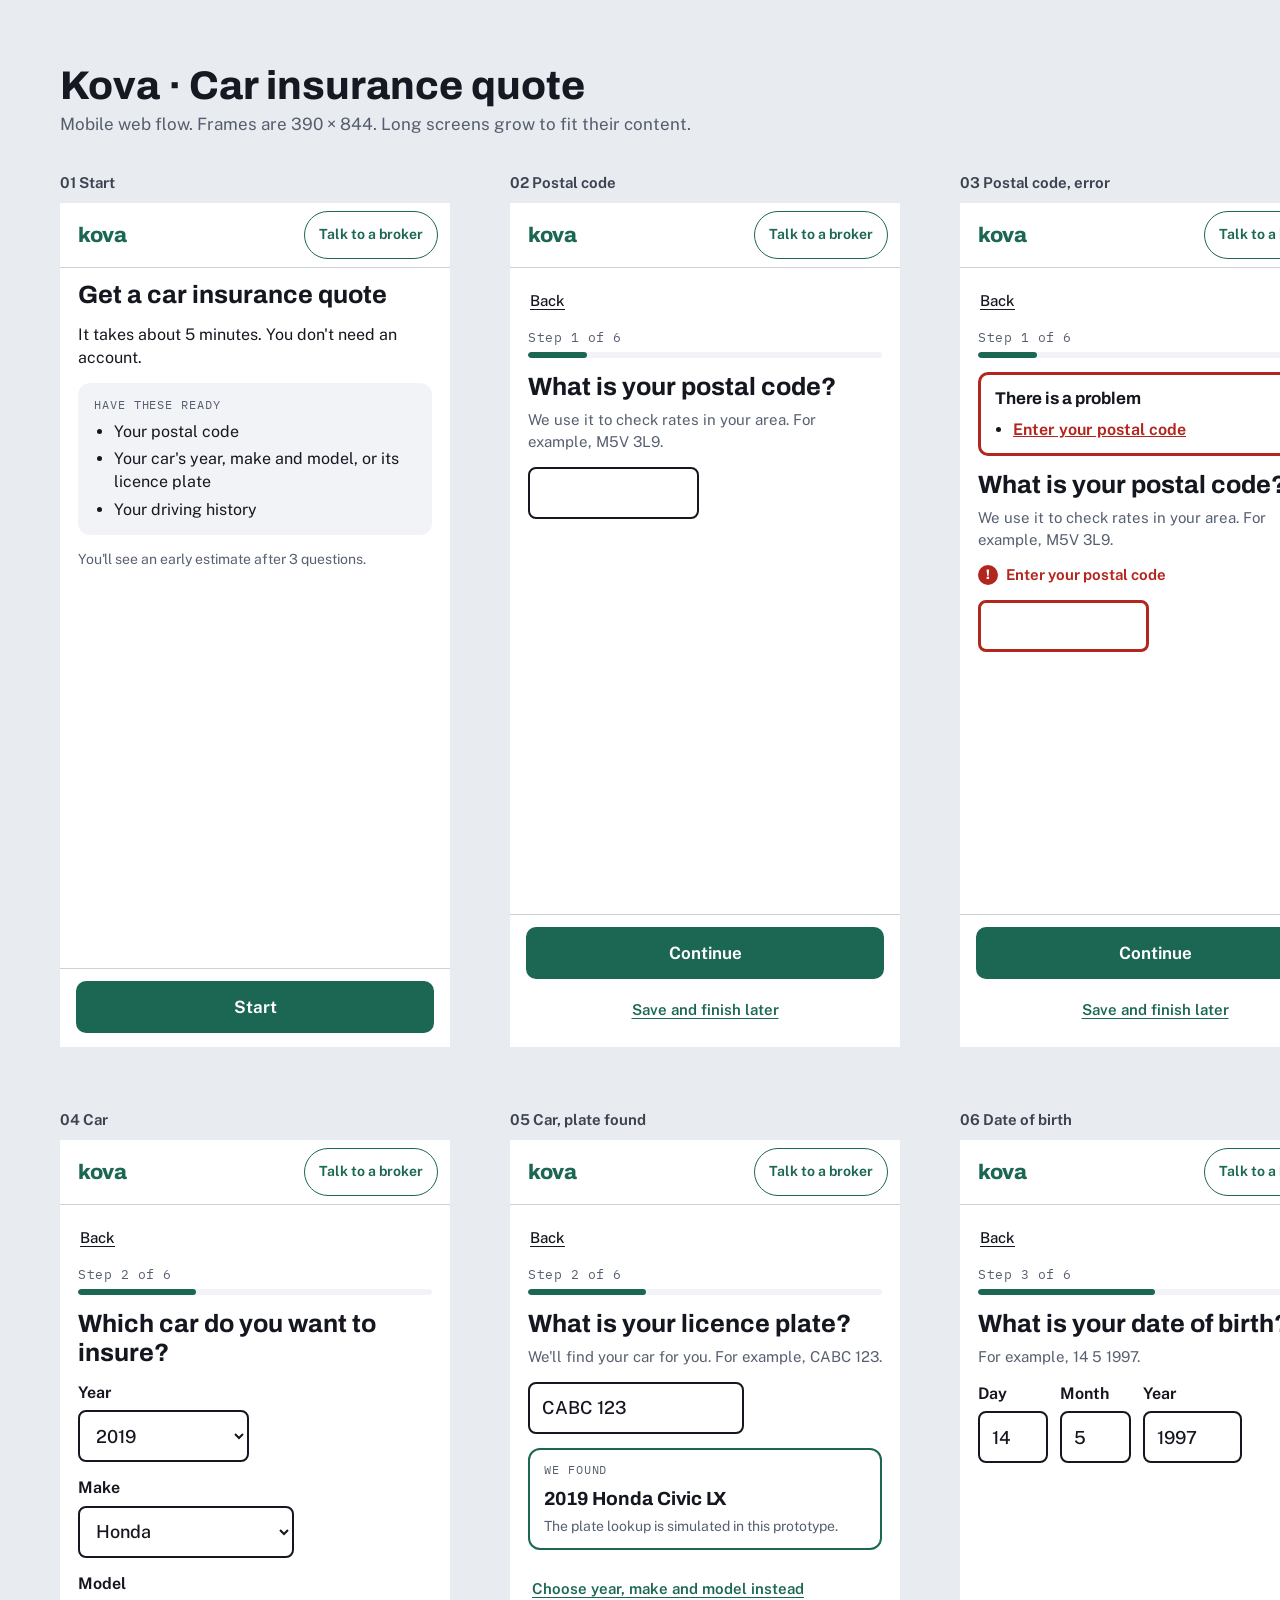
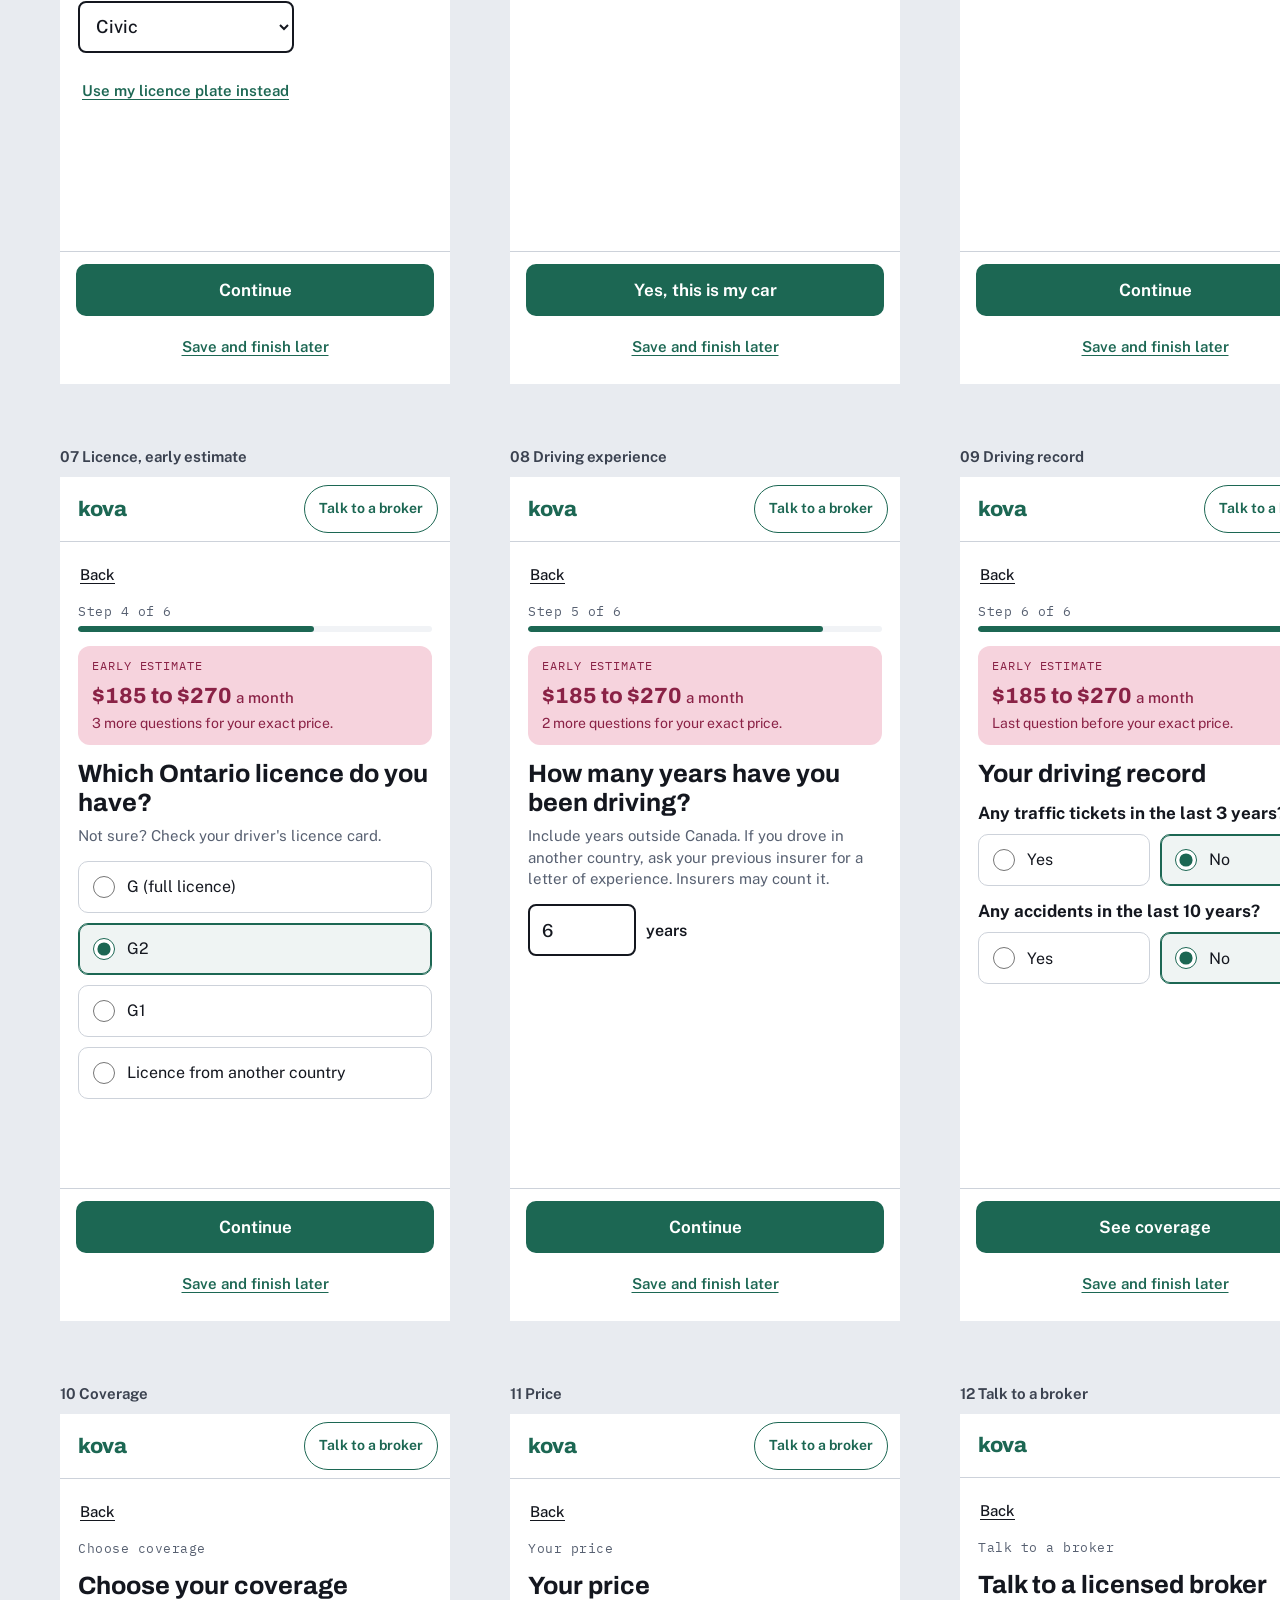
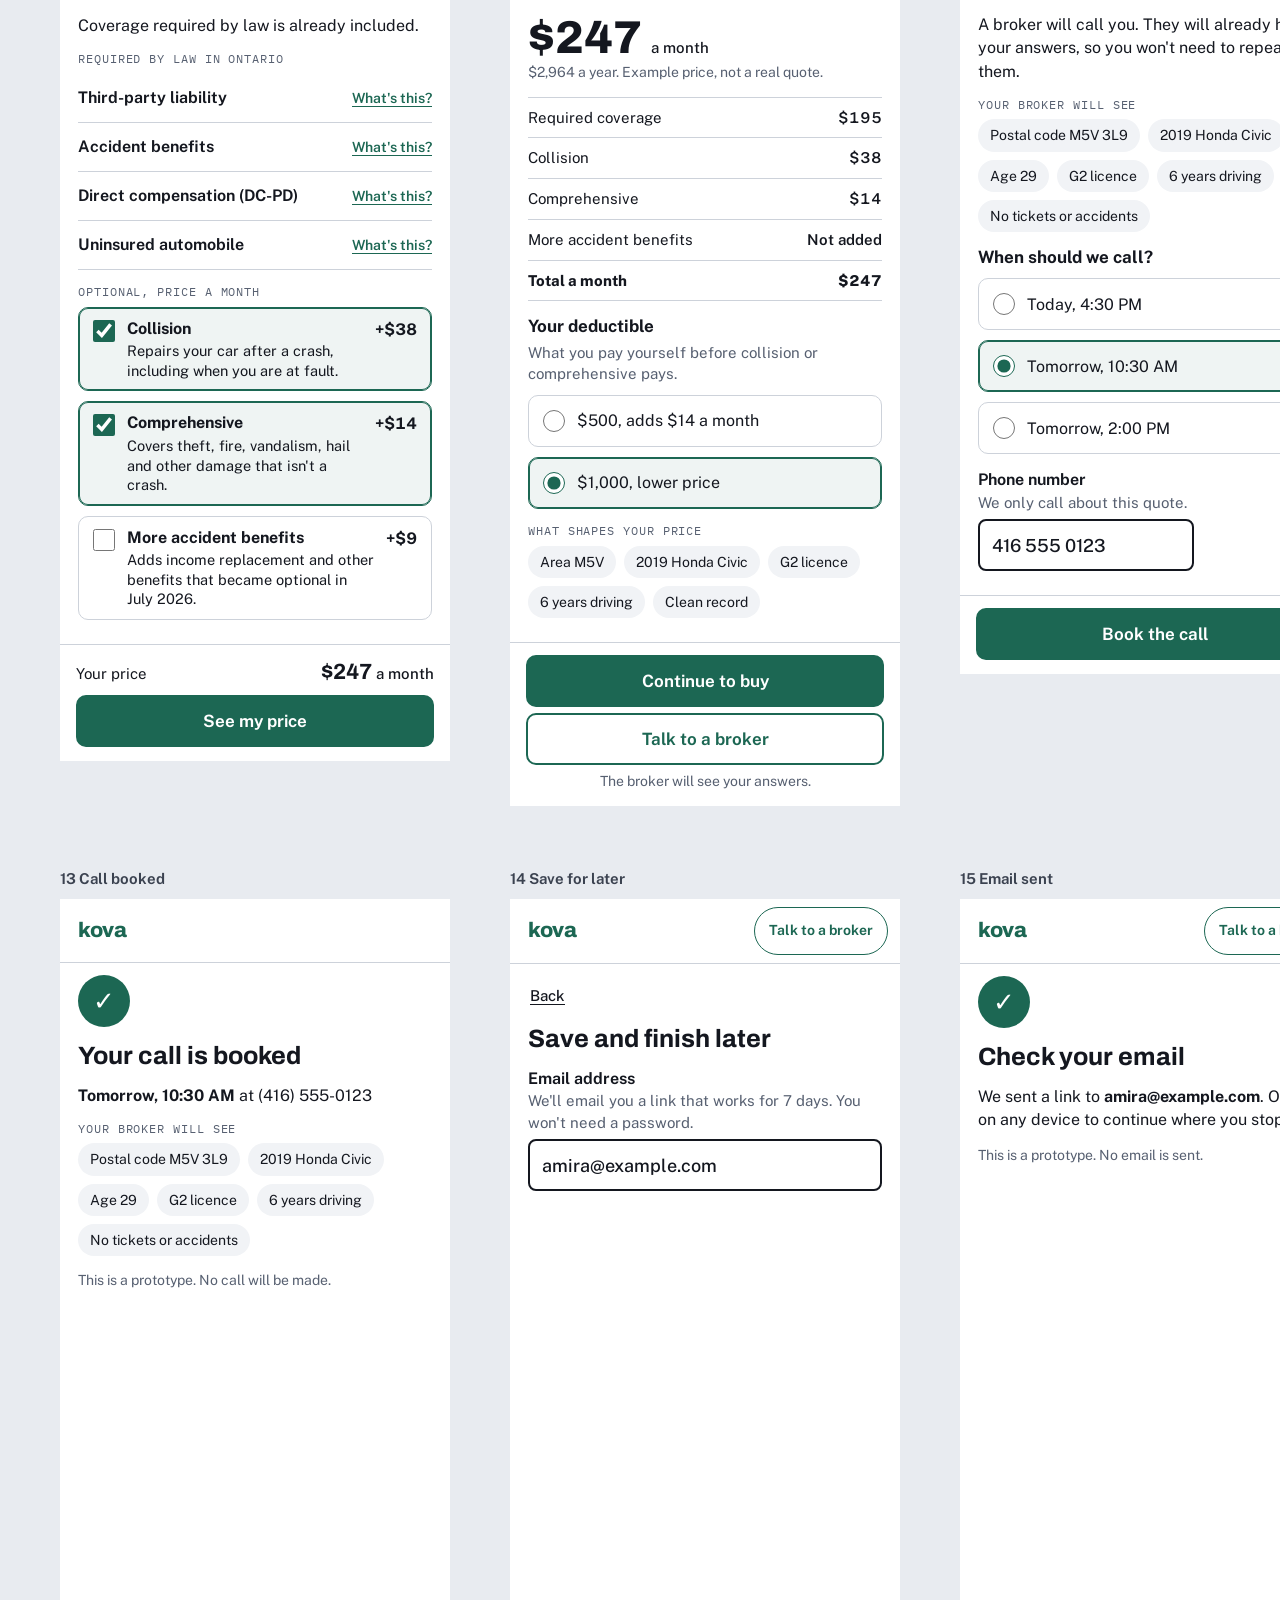
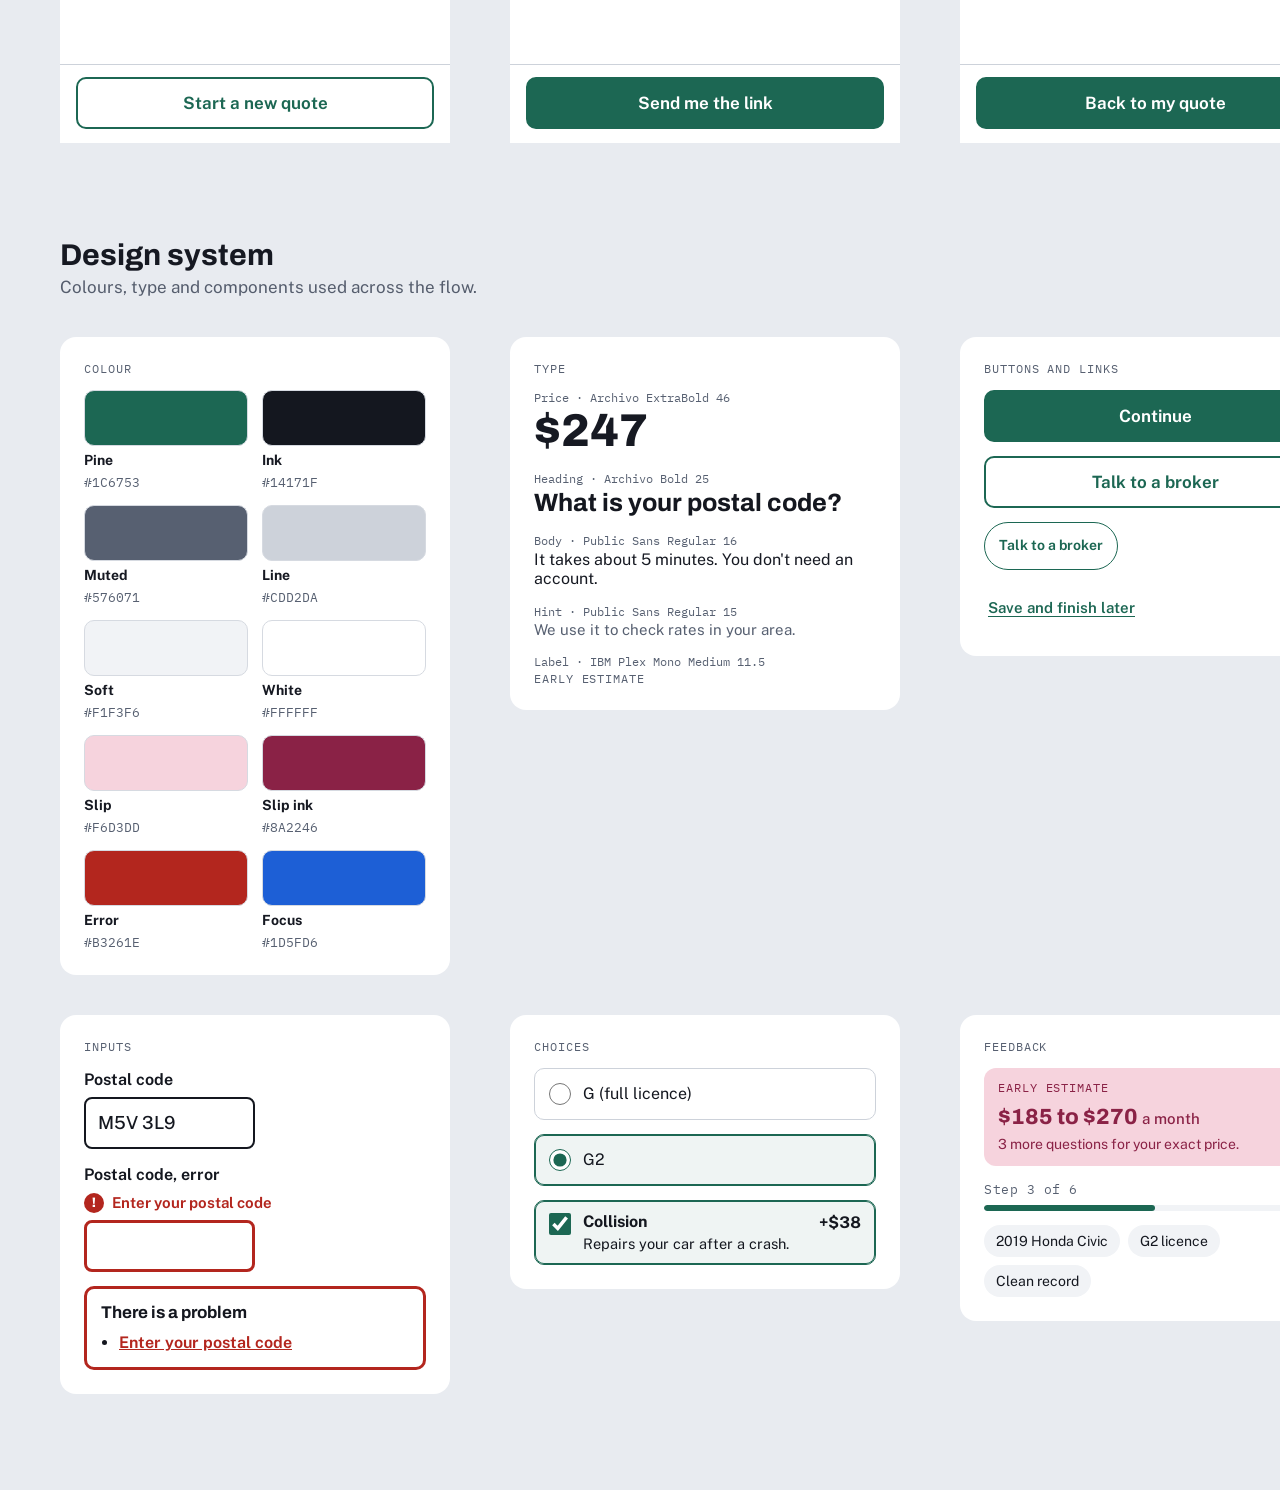
<file: car-insurance-quote/screens.html>
<!doctype html>
<html lang="en">
<head>
<meta charset="utf-8">
<meta name="viewport" content="width=1440">
<title>Kova Quote Screens</title>
<meta name="robots" content="noindex">
<link rel="preconnect" href="https://fonts.googleapis.com">
<link rel="preconnect" href="https://fonts.gstatic.com" crossorigin>
<link rel="stylesheet" href="https://fonts.googleapis.com/css2?family=Archivo:wght@400..800&family=IBM+Plex+Mono:wght@400;500&family=Public+Sans:ital,wght@0,400..700;1,400..700&display=swap">
<link rel="stylesheet" href="prototype.css">
<style>
* { box-sizing: border-box; }
body { margin: 0; background: #E8EBF0; color: #161922; font-family: var(--font-body); }
.board { width: 1440px; padding: 64px 60px 96px; }
.board > h1 { font-family: var(--font-display); font-weight: 760; font-size: 40px; line-height: 1.1; margin: 0 0 6px; }
.board > h2 { font-family: var(--font-display); font-weight: 720; font-size: 30px; margin: 96px 0 6px; }
.board > .sub { margin: 0 0 40px; color: #555D6D; font-size: 17px; }
.row { display: flex; flex-wrap: wrap; gap: 64px 60px; align-items: flex-start; }
.frame-wrap { width: 390px; }
.frame-name { margin: 0 0 12px; font-weight: 650; font-size: 15px; color: #3B4250; }
.frame { width: 390px; background: #FFFFFF; overflow: hidden; }
.frame .ph-screen { height: auto; min-height: 844px; overflow: visible; display: flex; flex-direction: column; }
.frame .ph-form { flex: 1; }
.frame .ph-top, .frame .ph-bar { position: static; }
.ph-logo, .ph-h { font-stretch: 100%; }
.ds { display: grid; grid-template-columns: repeat(3, 390px); gap: 40px 60px; align-items: start; }
.card { background: #FFFFFF; border-radius: 16px; padding: 24px; }
.card > .ph-label { margin-bottom: 14px; }
.swatches { display: grid; grid-template-columns: repeat(2, 1fr); gap: 14px; }
.sw { display: grid; gap: 6px; font-size: 13px; }
.sw i { display: block; height: 56px; border-radius: 10px; border: 1px solid #D6DAE1; }
.sw b { font-size: 14px; }
.sw span { font-family: var(--font-mono); color: #576071; }
.type { display: grid; gap: 16px; }
.type div { display: grid; gap: 2px; }
.type small { font-family: var(--font-mono); font-size: 11.5px; color: #576071; }
.stack { display: grid; gap: 14px; color: var(--ph-ink); font-size: 16px; line-height: 1.45; }
</style>
</head>
<body>
<div class="board">
  <h1>Kova · Car insurance quote</h1>
  <p class="sub">Mobile web flow. Frames are 390 × 844. Long screens grow to fit their content.</p>
  <div class="row" id="screens"></div>

  <h2>Design system</h2>
  <p class="sub">Colours, type and components used across the flow.</p>
  <div class="ds">
    <div class="card">
      <p class="ph-label">Colour</p>
      <div class="swatches">
        <div class="sw"><i style="background:#1C6753"></i><b>Pine</b><span>#1C6753</span></div>
        <div class="sw"><i style="background:#14171F"></i><b>Ink</b><span>#14171F</span></div>
        <div class="sw"><i style="background:#576071"></i><b>Muted</b><span>#576071</span></div>
        <div class="sw"><i style="background:#CDD2DA"></i><b>Line</b><span>#CDD2DA</span></div>
        <div class="sw"><i style="background:#F1F3F6"></i><b>Soft</b><span>#F1F3F6</span></div>
        <div class="sw"><i style="background:#FFFFFF"></i><b>White</b><span>#FFFFFF</span></div>
        <div class="sw"><i style="background:#F6D3DD"></i><b>Slip</b><span>#F6D3DD</span></div>
        <div class="sw"><i style="background:#8A2246"></i><b>Slip ink</b><span>#8A2246</span></div>
        <div class="sw"><i style="background:#B3261E"></i><b>Error</b><span>#B3261E</span></div>
        <div class="sw"><i style="background:#1D5FD6"></i><b>Focus</b><span>#1D5FD6</span></div>
      </div>
    </div>
    <div class="card">
      <p class="ph-label">Type</p>
      <div class="type">
        <div><small>Price · Archivo ExtraBold 46</small><p class="ph-price" style="margin:0">$247</p></div>
        <div><small>Heading · Archivo Bold 25</small><h3 class="ph-h">What is your postal code?</h3></div>
        <div><small>Body · Public Sans Regular 16</small><p class="ph-p" style="margin:0">It takes about 5 minutes. You don't need an account.</p></div>
        <div><small>Hint · Public Sans Regular 15</small><p class="ph-hint" style="margin:0">We use it to check rates in your area.</p></div>
        <div><small>Label · IBM Plex Mono Medium 11.5</small><p class="ph-label" style="margin:0">Early estimate</p></div>
      </div>
    </div>
    <div class="card">
      <p class="ph-label">Buttons and links</p>
      <div class="stack">
        <button class="ph-btn" type="button">Continue</button>
        <button class="ph-btn secondary" type="button">Talk to a broker</button>
        <button class="ph-help" type="button" style="justify-self:start">Talk to a broker</button>
        <button class="ph-link" type="button" style="justify-self:start">Save and finish later</button>
      </div>
    </div>
    <div class="card">
      <p class="ph-label">Inputs</p>
      <div class="stack">
        <div class="ph-field"><label class="ph-flabel" for="ds-a">Postal code</label><input class="ph-input ph-w-short" id="ds-a" value="M5V 3L9"></div>
        <div class="ph-field"><label class="ph-flabel" for="ds-b">Postal code, error</label><p class="ph-err">Enter your postal code</p><input class="ph-input ph-w-short" id="ds-b" aria-invalid="true"></div>
        <div class="ph-errsum"><h3>There is a problem</h3><ul><li><a href="#ds-b">Enter your postal code</a></li></ul></div>
      </div>
    </div>
    <div class="card">
      <p class="ph-label">Choices</p>
      <div class="stack">
        <label class="ph-opt" for="ds-r1"><input type="radio" id="ds-r1" name="ds-r"><span>G (full licence)</span></label>
        <label class="ph-opt" for="ds-r2"><input type="radio" id="ds-r2" name="ds-r" checked><span>G2</span></label>
        <label class="ph-opt ph-addon" for="ds-c1"><input type="checkbox" id="ds-c1" checked><span class="ph-addon-text"><strong>Collision</strong><span>Repairs your car after a crash.</span></span><span class="ph-addon-price">+$38</span></label>
      </div>
    </div>
    <div class="card">
      <p class="ph-label">Feedback</p>
      <div class="stack">
        <div class="ph-est"><p class="ph-label">Early estimate</p><p class="ph-est-num">$185 to $270 <span>a month</span></p><p class="ph-small">3 more questions for your exact price.</p></div>
        <div class="ph-prog"><p class="ph-step">Step 3 of 6</p><div class="ph-bar-track"><span style="width:50%"></span></div></div>
        <ul class="ph-chips"><li>2019 Honda Civic</li><li>G2 licence</li><li>Clean record</li></ul>
      </div>
    </div>
  </div>
</div>
<script src="prototype.js"></script>
<script>
(() => {
  const s = Kova.sample();
  const plate = Object.assign(Kova.sample(), { carMode: "plate", plate: "CABC 123", plateFound: true });
  const booked = Object.assign(Kova.sample(), { slot: Kova.SLOTS[1], phone: "4165550123" });
  const saved = Object.assign(Kova.sample(), { email: "amira@example.com" });
  const F = [
    ["01 Start", "start", Kova.blank(), null],
    ["02 Postal code", "postal", Kova.blank(), null],
    ["03 Postal code, error", "postal", Kova.blank(), { postal: "Enter your postal code" }],
    ["04 Car", "car", s, null],
    ["05 Car, plate found", "car", plate, null],
    ["06 Date of birth", "dob", s, null],
    ["07 Licence, early estimate", "licence", s, null],
    ["08 Driving experience", "experience", s, null],
    ["09 Driving record", "record", s, null],
    ["10 Coverage", "coverage", s, null],
    ["11 Price", "price", s, null],
    ["12 Talk to a broker", "broker", Object.assign(Kova.sample(), { slot: Kova.SLOTS[1], phone: "416 555 0123" }), null],
    ["13 Call booked", "done", booked, null],
    ["14 Save for later", "save", saved, null],
    ["15 Email sent", "saved", saved, null]
  ];
  document.getElementById("screens").innerHTML = F.map((f, i) => `<div class="frame-wrap"><p class="frame-name">${f[0]}</p><div class="frame"><div class="ph-screen">${Kova.screen(f[1], f[2], "f" + i, f[3])}</div></div></div>`).join("");
})();
</script>
</body>
</html>
</file>
<file: car-insurance-quote/prototype.css>
:root {
  --font-display: "Archivo", "Helvetica Neue", Arial, sans-serif;
  --font-body: "Public Sans", system-ui, -apple-system, "Segoe UI", Roboto, sans-serif;
  --font-mono: "IBM Plex Mono", ui-monospace, SFMono-Regular, Menlo, Consolas, monospace;
  --ph-bg: #FFFFFF;
  --ph-ink: #14171F;
  --ph-muted: #576071;
  --ph-line: #CDD2DA;
  --ph-soft: #F1F3F6;
  --ph-brand: #1C6753;
  --ph-brand-ink: #FFFFFF;
  --ph-error: #B3261E;
  --ph-slip: #F6D3DD;
  --ph-slip-ink: #8A2246;
  --ph-focus: #1D5FD6;
}
.vh { position: absolute !important; width: 1px; height: 1px; overflow: hidden; clip: rect(0 0 0 0); white-space: nowrap; }
.phone { width: 100%; max-width: 344px; border: 10px solid var(--frame, #1B1E26); border-radius: 40px; background: var(--ph-bg); overflow: hidden; box-shadow: 0 30px 60px -36px rgba(12, 16, 28, .55); }
.ph-screen { height: 660px; overflow-y: auto; overscroll-behavior: contain; scroll-padding-top: 84px; scroll-padding-bottom: 190px; background: var(--ph-bg); color: var(--ph-ink); font-family: var(--font-body); font-size: 16px; line-height: 1.45; }
.ph-form { min-height: 100%; display: flex; flex-direction: column; }
.ph-top { position: sticky; top: 0; z-index: 3; display: flex; align-items: center; justify-content: space-between; gap: 8px; min-height: 64px; padding: 8px 12px 8px 18px; background: var(--ph-bg); border-bottom: 1px solid var(--ph-line); }
.ph-logo { font-family: var(--font-display); font-stretch: 120%; font-weight: 800; font-size: 21px; letter-spacing: -0.02em; color: var(--ph-brand); }
.ph-help { min-height: 48px; padding: 0 14px; border-radius: 999px; border: 1.5px solid var(--ph-brand); background: var(--ph-bg); color: var(--ph-brand); font: 650 14px/1.1 var(--font-body); cursor: pointer; }
.ph-main { flex: 1; display: flex; flex-direction: column; gap: 14px; padding: 12px 18px 24px; }
.ph-back { align-self: flex-start; min-height: 48px; margin: -4px 0 -10px; padding: 0 2px; background: none; border: 0; color: var(--ph-ink); font: 500 15px var(--font-body); text-decoration: underline; text-underline-offset: 3px; cursor: pointer; }
.ph-prog { display: grid; gap: 6px; }
.ph-step { margin: 0; font-family: var(--font-mono); font-size: 12.5px; letter-spacing: .04em; color: var(--ph-muted); }
.ph-bar-track { height: 6px; border-radius: 99px; background: var(--ph-soft); overflow: hidden; }
.ph-bar-track span { display: block; height: 100%; border-radius: 99px; background: var(--ph-brand); }
.ph-h { margin: 0; font-family: var(--font-display); font-stretch: 104%; font-weight: 720; font-size: 25px; line-height: 1.16; color: var(--ph-ink); }
.ph-h:focus, .ph-h:focus-visible { outline: none; }
.ph-h label { display: block; }
.ph-p { margin: 0; }
.ph-hint { margin: -6px 0 0; color: var(--ph-muted); font-size: 15px; }
.ph-small { margin: 0; font-size: 14px; color: var(--ph-muted); }
.ph-center { text-align: center; }
.ph-card { background: var(--ph-soft); border-radius: 12px; padding: 14px 16px; }
.ph-label { margin: 0 0 6px; font-family: var(--font-mono); font-size: 11.5px; letter-spacing: .08em; text-transform: uppercase; color: var(--ph-muted); }
.ph-list { margin: 0; padding-left: 20px; display: grid; gap: 4px; }
.ph-input { display: block; width: 100%; min-height: 52px; padding: 10px 12px; border: 2px solid var(--ph-ink); border-radius: 8px; background: var(--ph-bg); color: var(--ph-ink); font: 500 18px var(--font-body); }
.ph-input:disabled { border-color: var(--ph-line); color: var(--ph-muted); }
.ph-w-xs { max-width: 6em; }
.ph-w-short { max-width: 9.5em; }
.ph-w-med { max-width: 12em; }
.ph-input[aria-invalid="true"] { border-color: var(--ph-error); border-width: 3px; }
.ph-input:focus-visible, .ph-btn:focus-visible, .ph-help:focus-visible, .ph-link:focus-visible, .ph-back:focus-visible, .ph-req summary:focus-visible, .ph-errsum a:focus-visible { outline: 3px solid var(--ph-focus); outline-offset: 2px; }
.ph-opt:focus-within { outline: 3px solid var(--ph-focus); outline-offset: 2px; }
.ph-errsum:focus { outline: 3px solid var(--ph-focus); outline-offset: 2px; }
.ph-fs { border: 0; margin: 0; padding: 0; min-width: 0; display: grid; gap: 14px; }
.ph-fs legend { padding: 0; margin: 0 0 14px; }
.ph-legend { font-weight: 700; font-size: 17px; line-height: 1.3; }
.ph-fs-sub { gap: 10px; }
.ph-fs-sub legend { margin-bottom: 10px; }
.ph-field { display: grid; gap: 6px; }
.ph-flabel { font-weight: 650; font-size: 16px; }
.ph-date { display: flex; gap: 12px; }
.ph-date .ph-field { width: 4.4em; }
.ph-date .ph-field.y { width: 6.2em; }
.ph-suffix { display: flex; align-items: center; gap: 10px; font-weight: 600; }
.ph-err { margin: 0; color: var(--ph-error); font-weight: 650; font-size: 15px; display: flex; gap: 8px; align-items: flex-start; }
.ph-err::before { content: "!" / ""; flex: none; width: 20px; height: 20px; margin-top: 1px; border-radius: 50%; background: var(--ph-error); color: var(--ph-bg); font: 800 13px/20px var(--font-body); text-align: center; }
.ph-errsum { border: 3px solid var(--ph-error); border-radius: 10px; padding: 12px 14px; }
.ph-errsum h3 { margin: 0 0 6px; font-family: var(--font-display); font-size: 17px; color: var(--ph-ink); }
.ph-errsum ul { margin: 0; padding-left: 18px; }
.ph-errsum a { color: var(--ph-error); font-weight: 650; }
.ph-opts { display: grid; gap: 10px; }
.ph-opt { display: flex; align-items: center; gap: 12px; min-height: 52px; padding: 10px 14px; border: 1.5px solid var(--ph-line); border-radius: 10px; background: var(--ph-bg); cursor: pointer; }
.ph-opt input { width: 22px; height: 22px; margin: 0; flex: none; accent-color: var(--ph-brand); }
.ph-opt:has(input:checked) { border-color: var(--ph-brand); box-shadow: inset 0 0 0 1px var(--ph-brand); background: color-mix(in srgb, var(--ph-brand) 7%, var(--ph-bg)); }
.ph-opt.err { border-color: var(--ph-error); }
.ph-yn { display: grid; grid-template-columns: 1fr 1fr; gap: 10px; }
.ph-est { background: var(--ph-slip); color: var(--ph-slip-ink); border-radius: 12px; padding: 12px 14px; }
.ph-est .ph-label, .ph-est .ph-small { color: var(--ph-slip-ink); }
.ph-est-num { margin: 0; font-family: var(--font-display); font-weight: 760; font-size: 22px; font-variant-numeric: tabular-nums; }
.ph-est-num span, .ph-total small, .ph-price span { font-family: var(--font-body); font-weight: 500; font-size: 15px; }
.ph-found { border: 2px solid var(--ph-brand); border-radius: 12px; padding: 12px 14px; }
.ph-found-car { margin: 0 0 4px; font-family: var(--font-display); font-weight: 720; font-size: 19px; }
.ph-sec { display: grid; }
.ph-req { border-bottom: 1px solid var(--ph-line); }
.ph-req summary { min-height: 48px; display: flex; align-items: center; justify-content: space-between; gap: 10px; cursor: pointer; font-weight: 650; list-style: none; }
.ph-req summary::-webkit-details-marker { display: none; }
.ph-more { flex: none; font-size: 14px; font-weight: 600; color: var(--ph-brand); text-decoration: underline; text-underline-offset: 3px; }
.ph-req[open] .ph-more { text-decoration: none; }
.ph-req p { margin: 0 0 12px; font-size: 15px; }
.ph-addon { align-items: flex-start; }
.ph-addon input { margin-top: 2px; }
.ph-addon-text { flex: 1; display: grid; gap: 2px; font-size: 14.5px; line-height: 1.35; }
.ph-addon-text strong { font-size: 16px; }
.ph-addon-price { font-weight: 700; font-variant-numeric: tabular-nums; white-space: nowrap; }
.ph-bar { position: sticky; bottom: 0; z-index: 3; display: grid; gap: 6px; padding: 12px 16px 14px; background: var(--ph-bg); border-top: 1px solid var(--ph-line); }
.ph-total { display: flex; justify-content: space-between; align-items: baseline; font-size: 15px; }
.ph-total strong { font-family: var(--font-display); font-size: 22px; font-variant-numeric: tabular-nums; }
.ph-btn { width: 100%; min-height: 52px; border-radius: 10px; border: 2px solid var(--ph-brand); background: var(--ph-brand); color: var(--ph-brand-ink); font: 650 17px var(--font-body); cursor: pointer; }
.ph-btn.secondary { background: var(--ph-bg); color: var(--ph-brand); }
.ph-link { justify-self: center; min-height: 48px; padding: 0 4px; background: none; border: 0; color: var(--ph-brand); font: 600 15px var(--font-body); text-decoration: underline; text-underline-offset: 3px; cursor: pointer; }
.ph-main > .ph-link { align-self: flex-start; }
.ph-price { margin: 0; font-family: var(--font-display); font-weight: 800; font-size: 46px; line-height: 1.05; font-variant-numeric: tabular-nums; }
.ph-break { margin: 0; display: grid; border-top: 1px solid var(--ph-line); }
.ph-break div { display: flex; justify-content: space-between; gap: 12px; padding: 9px 0; border-bottom: 1px solid var(--ph-line); font-size: 15px; }
.ph-break dt, .ph-break dd { margin: 0; }
.ph-break dd { font-weight: 600; font-variant-numeric: tabular-nums; }
.ph-break .tot { font-weight: 750; }
.ph-break .tot dd { font-weight: 800; }
.ph-chips { display: flex; flex-wrap: wrap; gap: 8px; margin: 0; padding: 0; list-style: none; }
.ph-chips li { background: var(--ph-soft); border-radius: 999px; padding: 6px 12px; font-size: 14px; }
.ph-check { width: 52px; height: 52px; border-radius: 50%; background: var(--ph-brand); color: var(--ph-brand-ink); display: grid; place-items: center; font-size: 26px; font-weight: 800; }
</file>
